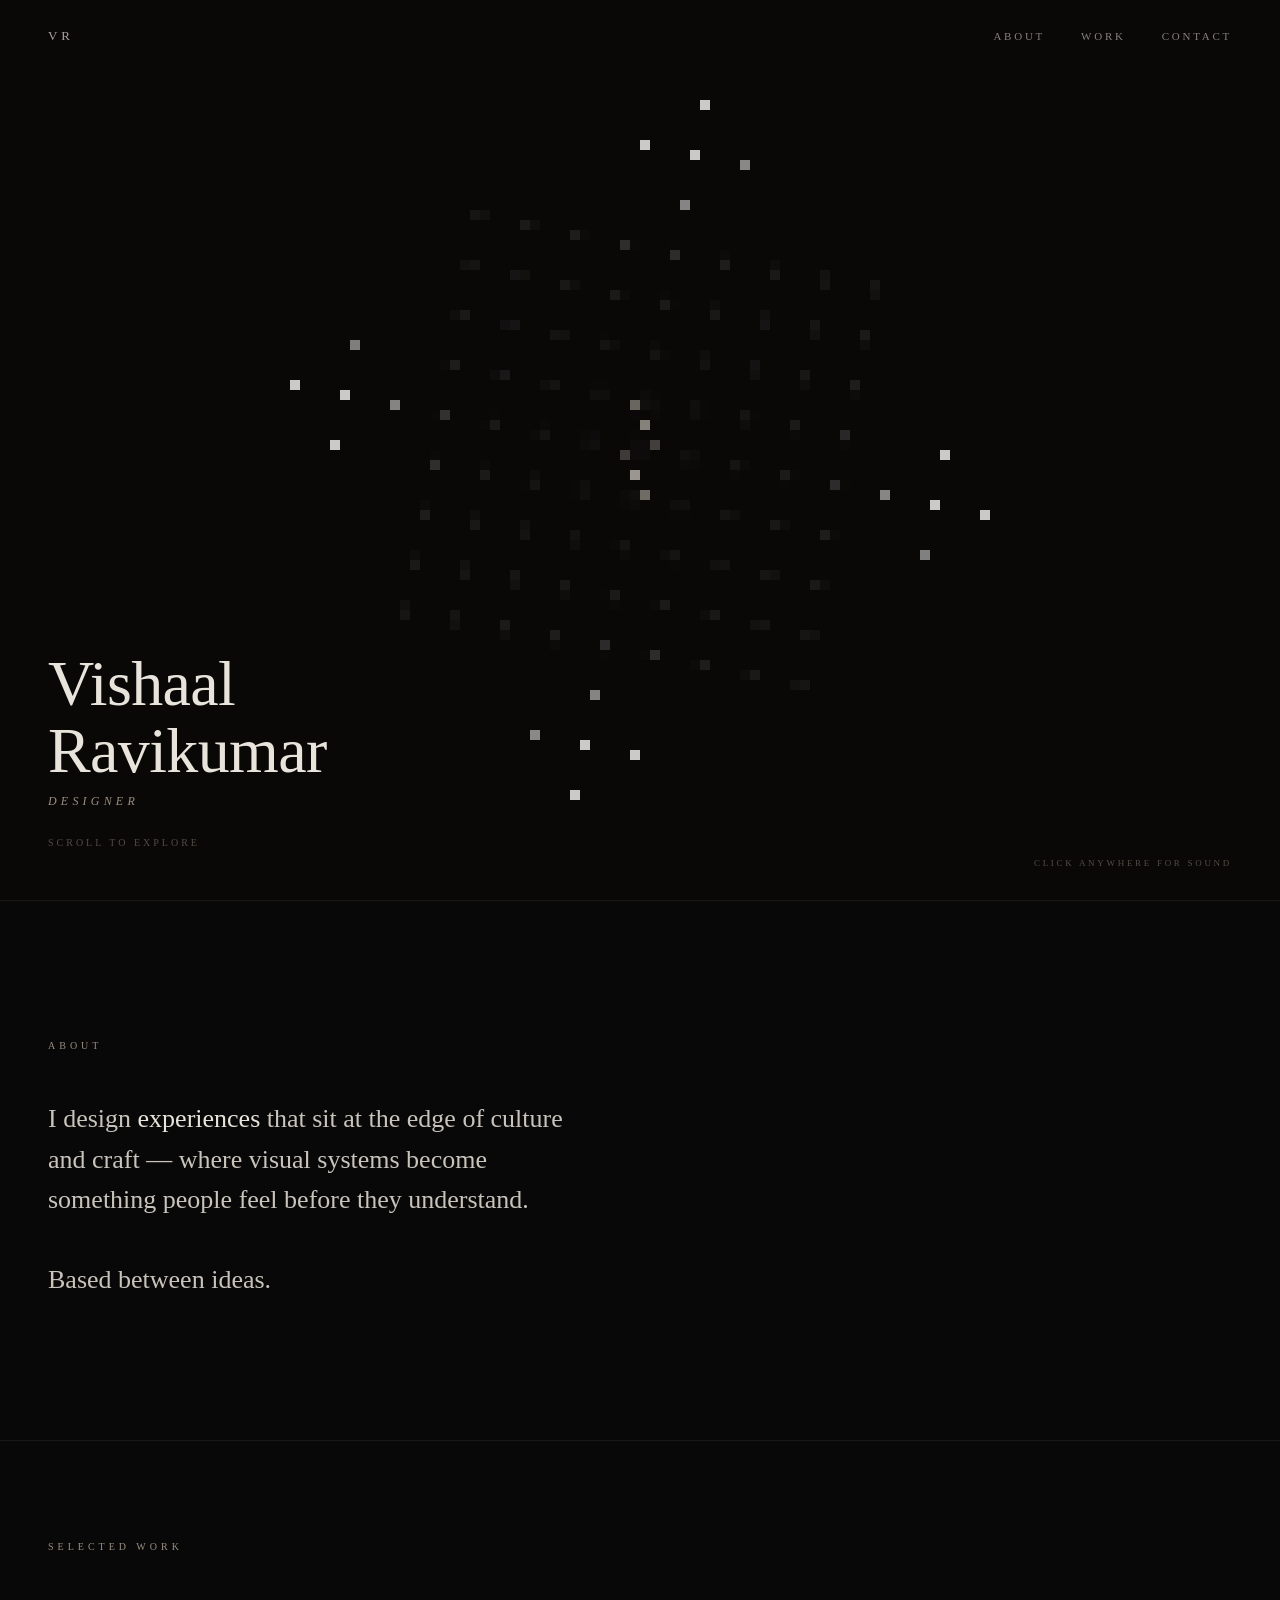
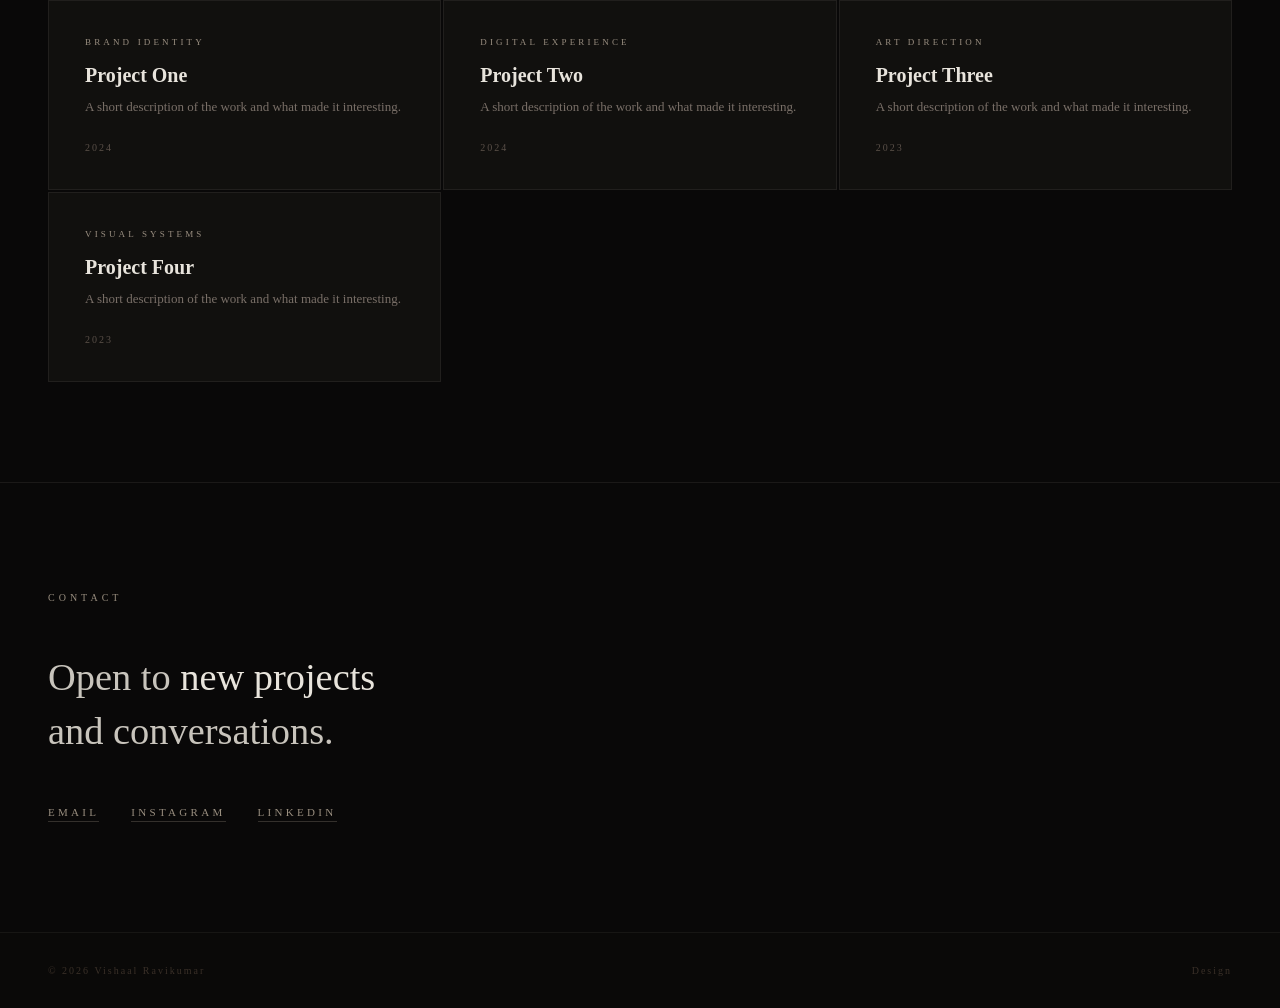
<file: kolam.html>
<!DOCTYPE html>
<html lang="en">
<head>
  <meta charset="UTF-8" />
  <meta name="viewport" content="width=device-width, initial-scale=1.0" />
  <title>Vishaal Ravikumar</title>
  <style>
    *{margin:0;padding:0;box-sizing:border-box;}
    html{scroll-behavior:smooth;}
    body{background:#0a0908;color:#e8e4dc;font-family:'Georgia',serif;overflow-x:hidden;}

    /* ── Kolam canvas: fixed full-screen background ── */
    #k{position:fixed;top:0;left:0;width:100%;height:100%;z-index:0;}

    /* ── Nav ── */
    nav{
      position:fixed;top:0;left:0;right:0;z-index:10;
      display:flex;justify-content:space-between;align-items:center;
      padding:28px 48px;
    }
    .nav-logo{
      font-size:13px;letter-spacing:.3em;text-transform:uppercase;
      color:#e8e4dc;opacity:0.7;text-decoration:none;
    }
    .nav-links{display:flex;gap:36px;}
    .nav-links a{
      font-size:11px;letter-spacing:.25em;text-transform:uppercase;
      color:#e8e4dc;opacity:0.55;text-decoration:none;
      transition:opacity .3s;
    }
    .nav-links a:hover{opacity:1;}

    /* ── Hero ── */
    #hero{
      position:relative;z-index:1;
      height:100vh;
      display:flex;flex-direction:column;
      justify-content:flex-end;
      padding:0 48px 52px;
      pointer-events:none;
    }
    .hero-name{
      font-size:clamp(36px,5vw,64px);
      font-weight:400;letter-spacing:-.01em;
      color:#e8e4dc;line-height:1.05;
      mix-blend-mode:normal;
    }
    .hero-role{
      margin-top:10px;
      font-size:12px;letter-spacing:.35em;text-transform:uppercase;
      color:#9a8f80;font-family:'Georgia',serif;font-style:italic;
    }
    .hero-scroll{
      margin-top:28px;
      font-size:10px;letter-spacing:.3em;text-transform:uppercase;
      color:#9a8f80;opacity:0.5;font-family:Georgia,serif;
      pointer-events:all;cursor:pointer;
      transition:opacity .3s;
    }
    .hero-scroll:hover{opacity:1;}

    /* ── Content sections ── */
    section{
      position:relative;z-index:1;
      padding:100px 48px;
    }
    section+section{border-top:1px solid rgba(232,228,220,0.08);}

    .section-label{
      font-size:10px;letter-spacing:.4em;text-transform:uppercase;
      color:#9a8f80;margin-bottom:48px;font-family:Georgia,serif;
    }

    /* ── About ── */
    #about .about-text{
      max-width:520px;
      font-size:clamp(18px,2.2vw,26px);
      line-height:1.55;color:#c8c4bc;font-weight:400;
    }
    #about .about-text em{color:#e8e4dc;font-style:normal;}

    /* ── Work ── */
    .work-grid{
      display:grid;
      grid-template-columns:repeat(auto-fill,minmax(320px,1fr));
      gap:2px;
    }
    .work-item{
      background:rgba(232,228,220,0.03);
      border:1px solid rgba(232,228,220,0.07);
      padding:36px;
      cursor:pointer;transition:background .3s;
    }
    .work-item:hover{background:rgba(232,228,220,0.07);}
    .work-tag{
      font-size:9px;letter-spacing:.35em;text-transform:uppercase;
      color:#9a8f80;margin-bottom:16px;font-family:Georgia,serif;
    }
    .work-title{
      font-size:20px;color:#e8e4dc;margin-bottom:10px;line-height:1.2;
    }
    .work-desc{font-size:13px;color:#7a7068;line-height:1.6;}
    .work-year{
      margin-top:24px;font-size:10px;letter-spacing:.2em;
      color:#5a5048;font-family:Georgia,serif;
    }

    /* ── Contact ── */
    #contact .contact-line{
      font-size:clamp(24px,3vw,40px);
      color:#c8c4bc;line-height:1.4;margin-bottom:48px;max-width:480px;
    }
    #contact .contact-line em{color:#e8e4dc;font-style:normal;}
    .contact-links{display:flex;gap:32px;flex-wrap:wrap;}
    .contact-links a{
      font-size:11px;letter-spacing:.3em;text-transform:uppercase;
      color:#9a8f80;text-decoration:none;
      border-bottom:1px solid rgba(154,143,128,0.3);
      padding-bottom:3px;transition:color .3s,border-color .3s;
    }
    .contact-links a:hover{color:#e8e4dc;border-color:rgba(232,228,220,0.5);}

    /* ── Footer ── */
    footer{
      position:relative;z-index:1;
      padding:32px 48px;
      border-top:1px solid rgba(232,228,220,0.06);
      display:flex;justify-content:space-between;align-items:center;
    }
    footer span{font-size:10px;letter-spacing:.2em;color:#3a3028;font-family:Georgia,serif;}

    /* ── Click-to-start hint ── */
    #start-hint{
      position:fixed;bottom:32px;right:48px;z-index:20;
      font-size:9px;letter-spacing:.3em;text-transform:uppercase;
      color:#9a8f80;opacity:0.5;font-family:Georgia,serif;
      transition:opacity 1s;pointer-events:none;
    }
    #cap{display:none;}
  </style>
</head>
<body>

<canvas id="k"></canvas>
<div id="cap"></div>

<nav>
  <a class="nav-logo" href="#hero">VR</a>
  <div class="nav-links">
    <a href="#about">About</a>
    <a href="#work">Work</a>
    <a href="#contact">Contact</a>
  </div>
</nav>

<section id="hero">
  <h1 class="hero-name">Vishaal<br>Ravikumar</h1>
  <p class="hero-role">Designer</p>
  <p class="hero-scroll" onclick="document.getElementById('about').scrollIntoView({behavior:'smooth'})">
    Scroll to explore
  </p>
</section>

<section id="about" style="background:rgba(10,9,8,0.88);min-height:60vh;display:flex;flex-direction:column;justify-content:center;">
  <p class="section-label">About</p>
  <p class="about-text">
    I design <em>experiences</em> that sit at the edge of culture and craft —
    where visual systems become something people feel before they understand.
    <br><br>
    Based between ideas.
  </p>
</section>

<section id="work" style="background:rgba(10,9,8,0.88);">
  <p class="section-label">Selected Work</p>
  <div class="work-grid">
    <div class="work-item">
      <p class="work-tag">Brand Identity</p>
      <h3 class="work-title">Project One</h3>
      <p class="work-desc">A short description of the work and what made it interesting.</p>
      <p class="work-year">2024</p>
    </div>
    <div class="work-item">
      <p class="work-tag">Digital Experience</p>
      <h3 class="work-title">Project Two</h3>
      <p class="work-desc">A short description of the work and what made it interesting.</p>
      <p class="work-year">2024</p>
    </div>
    <div class="work-item">
      <p class="work-tag">Art Direction</p>
      <h3 class="work-title">Project Three</h3>
      <p class="work-desc">A short description of the work and what made it interesting.</p>
      <p class="work-year">2023</p>
    </div>
    <div class="work-item">
      <p class="work-tag">Visual Systems</p>
      <h3 class="work-title">Project Four</h3>
      <p class="work-desc">A short description of the work and what made it interesting.</p>
      <p class="work-year">2023</p>
    </div>
  </div>
</section>

<section id="contact" style="background:rgba(10,9,8,0.88);min-height:50vh;display:flex;flex-direction:column;justify-content:center;">
  <p class="section-label">Contact</p>
  <p class="contact-line">
    Open to <em>new projects</em><br>and conversations.
  </p>
  <div class="contact-links">
    <a href="mailto:vishaalravikumar@gmail.com">Email</a>
    <a href="#" target="_blank">Instagram</a>
    <a href="#" target="_blank">LinkedIn</a>
  </div>
</section>

<footer>
  <span>© 2026 Vishaal Ravikumar</span>
  <span>Design</span>
</footer>

<div id="start-hint">Click anywhere for sound</div>

<script>
// ── Dot grid: 9×9 main body + 5-dot cross at each cardinal side ──
const N=9, cc=4, cr=4;
const DS=new Set();
const hasDot=(r,c)=>DS.has(r+','+c);
const addDot=(r,c)=>DS.add(r+','+c);

for(let r=0;r<N;r++) for(let c=0;c<N;c++) addDot(r,c);
addDot(-1,cc); addDot(-2,cc-1); addDot(-2,cc); addDot(-2,cc+1); addDot(-3,cc);
addDot(N,cc); addDot(N+1,cc-1); addDot(N+1,cc); addDot(N+1,cc+1); addDot(N+2,cc);
addDot(cr,-1); addDot(cr-1,-2); addDot(cr,-2); addDot(cr+1,-2); addDot(cr,-3);
addDot(cr,N); addDot(cr-1,N+1); addDot(cr,N+1); addDot(cr+1,N+1); addDot(cr,N+2);

const dots=[...[...DS].map(k=>{const[r,c]=k.split(',').map(Number);return[c,r];})];

const hPairs=[];
for(let r=-4;r<=N+3;r++) for(let c=-4;c<=N+3;c++)
  if(hasDot(r,c)&&hasDot(r,c+1)) hPairs.push([[c,r],[c+1,r]]);
const vPairs=[];
for(let r=-4;r<=N+3;r++) for(let c=-4;c<=N+3;c++)
  if(hasDot(r,c)&&hasDot(r+1,c)) vPairs.push([[c,r],[c,r+1]]);

// ── Canvas: full viewport ──
const canvas=document.getElementById('k');
const ctx=canvas.getContext('2d');
let W, H, SCALE, tx, ty;

const allX=dots.map(d=>d[0]), allY=dots.map(d=>d[1]);
const minX=Math.min(...allX),maxX=Math.max(...allX);
const minY=Math.min(...allY),maxY=Math.max(...allY);
const cX=(minX+maxX)/2, cY=(minY+maxY)/2;

function resize(){
  W=canvas.width=window.innerWidth;
  H=canvas.height=window.innerHeight;
  SCALE=Math.min(W,H)*0.78/Math.max(maxX-minX,maxY-minY);
  tx=x=>W/2+(x-cX)*SCALE;
  ty=y=>H/2+(y-cY)*SCALE;
  [off,off2,fbk,px].forEach(c=>{c.width=W;c.height=H;});
  px.width=Math.ceil(W/BLOCK); px.height=Math.ceil(H/BLOCK);
}

// ── Offscreen canvases ──
const off=document.createElement('canvas');
const octx=off.getContext('2d');
const off2=document.createElement('canvas');
const octx2=off2.getContext('2d');
const fbk=document.createElement('canvas');
const fctx=fbk.getContext('2d');

// ── Pixelation ──
const BLOCK=10;
const px=document.createElement('canvas');
const pctx=px.getContext('2d');
function applyPixelation(){
  pctx.drawImage(canvas,0,0,px.width,px.height);
  ctx.imageSmoothingEnabled=false;
  ctx.drawImage(px,0,0,W,H);
  ctx.imageSmoothingEnabled=true;
}

resize();
window.addEventListener('resize',resize);

// ── Figure-8 ──
function fig8(A,B,lr,n=64){
  const[ax,ay]=A,[bx,by]=B;
  const cx=(ax+bx)/2,cy=(ay+by)/2;
  const dx=bx-ax,dy=by-ay,L=Math.hypot(dx,dy);
  const ux=dx/L,uy=dy/L,nx=-uy,ny=ux;
  const pts=[];
  for(let i=0;i<=n;i++){
    const t=i/n*2*Math.PI;
    const lx=L/2*Math.sin(t),ly=lr*Math.sin(2*t);
    pts.push([cx+lx*ux+ly*nx,cy+lx*uy+ly*ny]);
  }
  return pts;
}

function sortFromCenter(pairList){
  return [...pairList].sort(([A,B],[C,D])=>{
    const mx=(A[0]+B[0])/2-cX, my=(A[1]+B[1])/2-cY;
    const nx=(C[0]+D[0])/2-cX, ny=(C[1]+D[1])/2-cY;
    return (mx*mx+my*my)-(nx*nx+ny*ny);
  });
}

const PATTERNS=[
  {
    name:'Sikku Kolam',
    build:()=>sortFromCenter([...hPairs,...vPairs]).map(([A,B])=>fig8(A,B,0.26)),
    lw:1.3, color:'rgba(240,236,224,0.85)',
  },
  {
    name:'Kambi Kolam',
    build:()=>{
      const sel=[];
      for(const p of hPairs) if(p[0][1]%2===0) sel.push(p);
      for(const p of vPairs) if(p[0][0]%2===0) sel.push(p);
      return sortFromCenter(sel).map(([A,B])=>fig8(A,B,0.42));
    },
    lw:1.6, color:'rgba(240,236,224,0.9)',
  },
  {
    name:'Padi Kolam',
    build:()=>sortFromCenter([...hPairs,...vPairs]).map(([A,B])=>fig8(A,B,0.44)),
    lw:1.1, color:'rgba(240,236,224,0.82)',
  },
];

// ── Feedback ──
function updateFeedback(strength=1){
  fctx.clearRect(0,0,W,H);
  fctx.save();
  fctx.translate(W/2,H/2);
  fctx.rotate(0.002*strength);
  const s=1-0.022*strength;
  fctx.scale(s,s);
  fctx.globalAlpha=0.88+0.08*strength;
  fctx.drawImage(canvas,-W/2,-H/2);
  fctx.restore();
}

function drawDots(c2){
  c2.save(); c2.fillStyle='#fff'; c2.shadowColor='#fff'; c2.shadowBlur=6;
  for(const[dx,dy]of dots){c2.beginPath();c2.arc(tx(dx),ty(dy),2.0,0,Math.PI*2);c2.fill();}
  c2.shadowBlur=0; c2.restore();
}

function strokeFull(c2,pts,lw,color){
  c2.beginPath();
  c2.moveTo(tx(pts[0][0]),ty(pts[0][1]));
  for(let i=1;i<pts.length;i++) c2.lineTo(tx(pts[i][0]),ty(pts[i][1]));
  c2.closePath(); c2.lineJoin='round'; c2.lineCap='round';
  c2.lineWidth=lw; c2.strokeStyle=color; c2.stroke();
}

function strokePartial(c2,pts,frac,lw,color){
  const end=Math.max(2,Math.round(frac*pts.length));
  c2.beginPath();
  c2.moveTo(tx(pts[0][0]),ty(pts[0][1]));
  for(let i=1;i<end;i++) c2.lineTo(tx(pts[i][0]),ty(pts[i][1]));
  c2.lineJoin='round'; c2.lineCap='round';
  c2.lineWidth=lw; c2.strokeStyle=color; c2.stroke();
}

const DRAW_FRAMES=260, HOLD=110, FADE=130;
const ease=(t)=>t<0.5?4*t*t*t:1-Math.pow(-2*t+2,3)/2;
let angle=0;
const ROT_SPEED=0.004;

let curPat=0, nxtPat=1;
let curCurves=[], nxtCurves=[];
let drawTick=0, drawnUpTo=0;
let nxtDrawTick=0, nxtDrawnUpTo=0;
let state='drawing', holdTick=0, fadeTick=0;
const cap=document.getElementById('cap');

function buildCurves(i){ return PATTERNS[i].build(); }

function advanceDraw(curves,tick,drawnUpTo,targetCtx,patI){
  const P=PATTERNS[patI];
  const progress=ease(Math.min(tick/DRAW_FRAMES,1));
  const pos=progress*curves.length;
  const complete=Math.floor(pos);
  const frac=pos-complete;
  while(drawnUpTo<complete){strokeFull(targetCtx,curves[drawnUpTo],P.lw,P.color);drawnUpTo++;}
  return {drawnUpTo,done:tick>=DRAW_FRAMES,partialIdx:complete,partialFrac:frac};
}

function render(fadeOld,nxtPartialIdx,nxtPartialFrac,curPartialIdx,curPartialFrac){
  ctx.fillStyle='#0a0908'; ctx.fillRect(0,0,W,H);
  ctx.drawImage(fbk,0,0);
  ctx.save();
  ctx.translate(W/2,H/2); ctx.rotate(angle); ctx.translate(-W/2,-H/2);
  if(fadeOld<1){ctx.globalAlpha=1-fadeOld;ctx.drawImage(off,0,0);ctx.globalAlpha=1;}
  ctx.drawImage(off2,0,0);
  if(nxtPartialIdx!=null&&nxtPartialFrac>0&&nxtPartialIdx<nxtCurves.length){
    const P=PATTERNS[nxtPat];
    strokePartial(ctx,nxtCurves[nxtPartialIdx],nxtPartialFrac,P.lw,P.color);
  }
  if(curPartialIdx!=null&&curPartialFrac>0&&curPartialIdx<curCurves.length){
    const P=PATTERNS[curPat];
    strokePartial(ctx,curCurves[curPartialIdx],curPartialFrac,P.lw,P.color);
  }
  ctx.restore();
}

function rotatedDots(){
  ctx.save(); ctx.translate(W/2,H/2); ctx.rotate(angle); ctx.translate(-W/2,-H/2);
  drawDots(ctx); ctx.restore();
}

function animate(){
  if(state==='drawing'){
    const r=advanceDraw(curCurves,drawTick,drawnUpTo,octx,curPat);
    drawnUpTo=r.drawnUpTo; drawTick++;
    render(0,null,0,r.partialIdx,r.partialFrac);
    rotatedDots();
    if(r.done){state='holding';holdTick=0;}
  } else if(state==='holding'){
    render(0,null,0,null,0); rotatedDots();
    if(++holdTick>=HOLD){
      nxtPat=(curPat+1)%PATTERNS.length;
      nxtCurves=buildCurves(nxtPat);
      nxtDrawTick=0; nxtDrawnUpTo=0;
      octx2.clearRect(0,0,W,H);
      cap.style.opacity='0';
      setTimeout(()=>{cap.textContent=PATTERNS[nxtPat].name;cap.style.opacity='1';},400);
      state='crossfade'; fadeTick=0;
    }
  } else if(state==='crossfade'){
    const fadeOld=ease(fadeTick/FADE);
    const r=advanceDraw(nxtCurves,nxtDrawTick,nxtDrawnUpTo,octx2,nxtPat);
    nxtDrawnUpTo=r.drawnUpTo; nxtDrawTick++;
    render(fadeOld,r.partialIdx,r.partialFrac,null,0);
    updateFeedback(1-ease(fadeTick/FADE));
    rotatedDots();
    fadeTick++;
    if(fadeTick>FADE){
      curPat=nxtPat; curCurves=nxtCurves;
      drawnUpTo=nxtDrawnUpTo; drawTick=nxtDrawTick;
      octx.clearRect(0,0,W,H); octx.drawImage(off2,0,0);
      octx2.clearRect(0,0,W,H); fctx.clearRect(0,0,W,H);
      state=r.done?'holding':'drawing'; holdTick=0;
    }
  }

  angle+=ROT_SPEED;
  updateSynth();

  const pulse=0.5+0.5*Math.sin(Date.now()/2000*Math.PI);
  ctx.fillStyle=`rgba(10,9,8,${0.22*pulse})`;
  ctx.fillRect(0,0,W,H);

  applyPixelation();
  requestAnimationFrame(animate);
}

// ── Audio ──
const BPM=96;
let audioCtx=null, nextBeat=0, beatNum=0, master, synth=null;

function noise(ac,dur){
  const buf=ac.createBuffer(1,ac.sampleRate*dur,ac.sampleRate);
  const d=buf.getChannelData(0);
  for(let i=0;i<d.length;i++) d[i]=Math.random()*2-1;
  return buf;
}

function kick(t){
  const sub=audioCtx.createOscillator(), sg=audioCtx.createGain();
  sub.connect(sg); sg.connect(master);
  sub.frequency.setValueAtTime(120,t);
  sub.frequency.exponentialRampToValueAtTime(22,t+0.12);
  sg.gain.setValueAtTime(2.2,t);
  sg.gain.exponentialRampToValueAtTime(0.001,t+0.5);
  sub.start(t); sub.stop(t+0.55);
  const click=audioCtx.createOscillator(), cg=audioCtx.createGain();
  click.type='square'; click.frequency.value=900;
  click.connect(cg); cg.connect(master);
  cg.gain.setValueAtTime(0.9,t);
  cg.gain.exponentialRampToValueAtTime(0.001,t+0.018);
  click.start(t); click.stop(t+0.02);
}

function scheduleBeat(beat,t){
  const b=beat%4;
  if(b===0||b===2) kick(t);
}

function buildSynth(){
  const drone1=audioCtx.createOscillator(),drone2=audioCtx.createOscillator(),fifth=audioCtx.createOscillator();
  drone1.type=drone2.type=fifth.type='sawtooth';
  drone1.frequency.value=55; drone2.frequency.value=55.8; fifth.frequency.value=82.4;
  const droneGain=audioCtx.createGain(); droneGain.gain.value=0.22;
  drone1.connect(droneGain); drone2.connect(droneGain); fifth.connect(droneGain);

  const pad1=audioCtx.createOscillator(),pad2=audioCtx.createOscillator();
  pad1.type=pad2.type='triangle';
  pad1.frequency.value=110; pad2.frequency.value=165;
  const padGain=audioCtx.createGain(); padGain.gain.value=0;
  pad1.connect(padGain); pad2.connect(padGain);

  const filter=audioCtx.createBiquadFilter();
  filter.type='lowpass'; filter.frequency.value=180; filter.Q.value=5;
  droneGain.connect(filter); padGain.connect(filter);

  const lfo=audioCtx.createOscillator(),lfoGain=audioCtx.createGain();
  lfo.frequency.value=0.25; lfoGain.gain.value=120;
  lfo.connect(lfoGain); lfoGain.connect(filter.frequency);

  const delay=audioCtx.createDelay(2); delay.delayTime.value=0.38;
  const fb2=audioCtx.createGain(); fb2.gain.value=0.32;
  const wet=audioCtx.createGain(); wet.gain.value=0.28;
  delay.connect(fb2); fb2.connect(delay); delay.connect(wet);
  filter.connect(master); filter.connect(delay); wet.connect(master);

  drone1.start(); drone2.start(); fifth.start();
  pad1.start(); pad2.start(); lfo.start();
  return {filter,padGain,lfo};
}

function updateSynth(){
  if(!synth||!audioCtx) return;
  const {filter,padGain,lfo}=synth;
  const now=audioCtx.currentTime, tau=0.12;
  lfo.frequency.setTargetAtTime(0.15+angle*0.08,now,1);
  if(state==='drawing'){
    const prog=ease(Math.min(drawTick/DRAW_FRAMES,1));
    filter.frequency.setTargetAtTime(200+prog*4800,now,tau);
    filter.Q.setTargetAtTime(5-prog*2,now,tau);
    padGain.gain.setTargetAtTime(prog*0.18,now,tau);
  } else if(state==='holding'){
    const p=0.5+0.5*Math.sin(Date.now()/2000*Math.PI);
    filter.frequency.setTargetAtTime(4200+p*1800,now,0.3);
    padGain.gain.setTargetAtTime(0.18,now,tau);
  } else if(state==='crossfade'){
    const f=ease(fadeTick/FADE);
    filter.frequency.setTargetAtTime(5000*(1-f)+180,now,tau);
    filter.Q.setTargetAtTime(3+f*6,now,tau);
    padGain.gain.setTargetAtTime(0.18*(1-f),now,tau);
  }
}

function scheduleTick(){
  const lookahead=0.1, interval=60/BPM;
  while(nextBeat<audioCtx.currentTime+lookahead){
    scheduleBeat(beatNum,nextBeat);
    nextBeat+=interval; beatNum++;
  }
  setTimeout(scheduleTick,25);
}

function startBeat(){
  if(audioCtx) return;
  audioCtx=new(window.AudioContext||window.webkitAudioContext)();
  master=audioCtx.createGain();
  const lp=audioCtx.createBiquadFilter(); lp.type='lowpass'; lp.frequency.value=9000;
  master.connect(lp); lp.connect(audioCtx.destination); master.gain.value=0.75;
  synth=buildSynth();
  nextBeat=audioCtx.currentTime+0.05; beatNum=0;
  scheduleTick();
  document.getElementById('start-hint').style.opacity='0';
}

document.addEventListener('click',startBeat,{once:true});
document.addEventListener('keydown',startBeat,{once:true});

curCurves=buildCurves(curPat);
cap.textContent=PATTERNS[curPat].name;
animate();
</script>
</body>
</html>
</file>
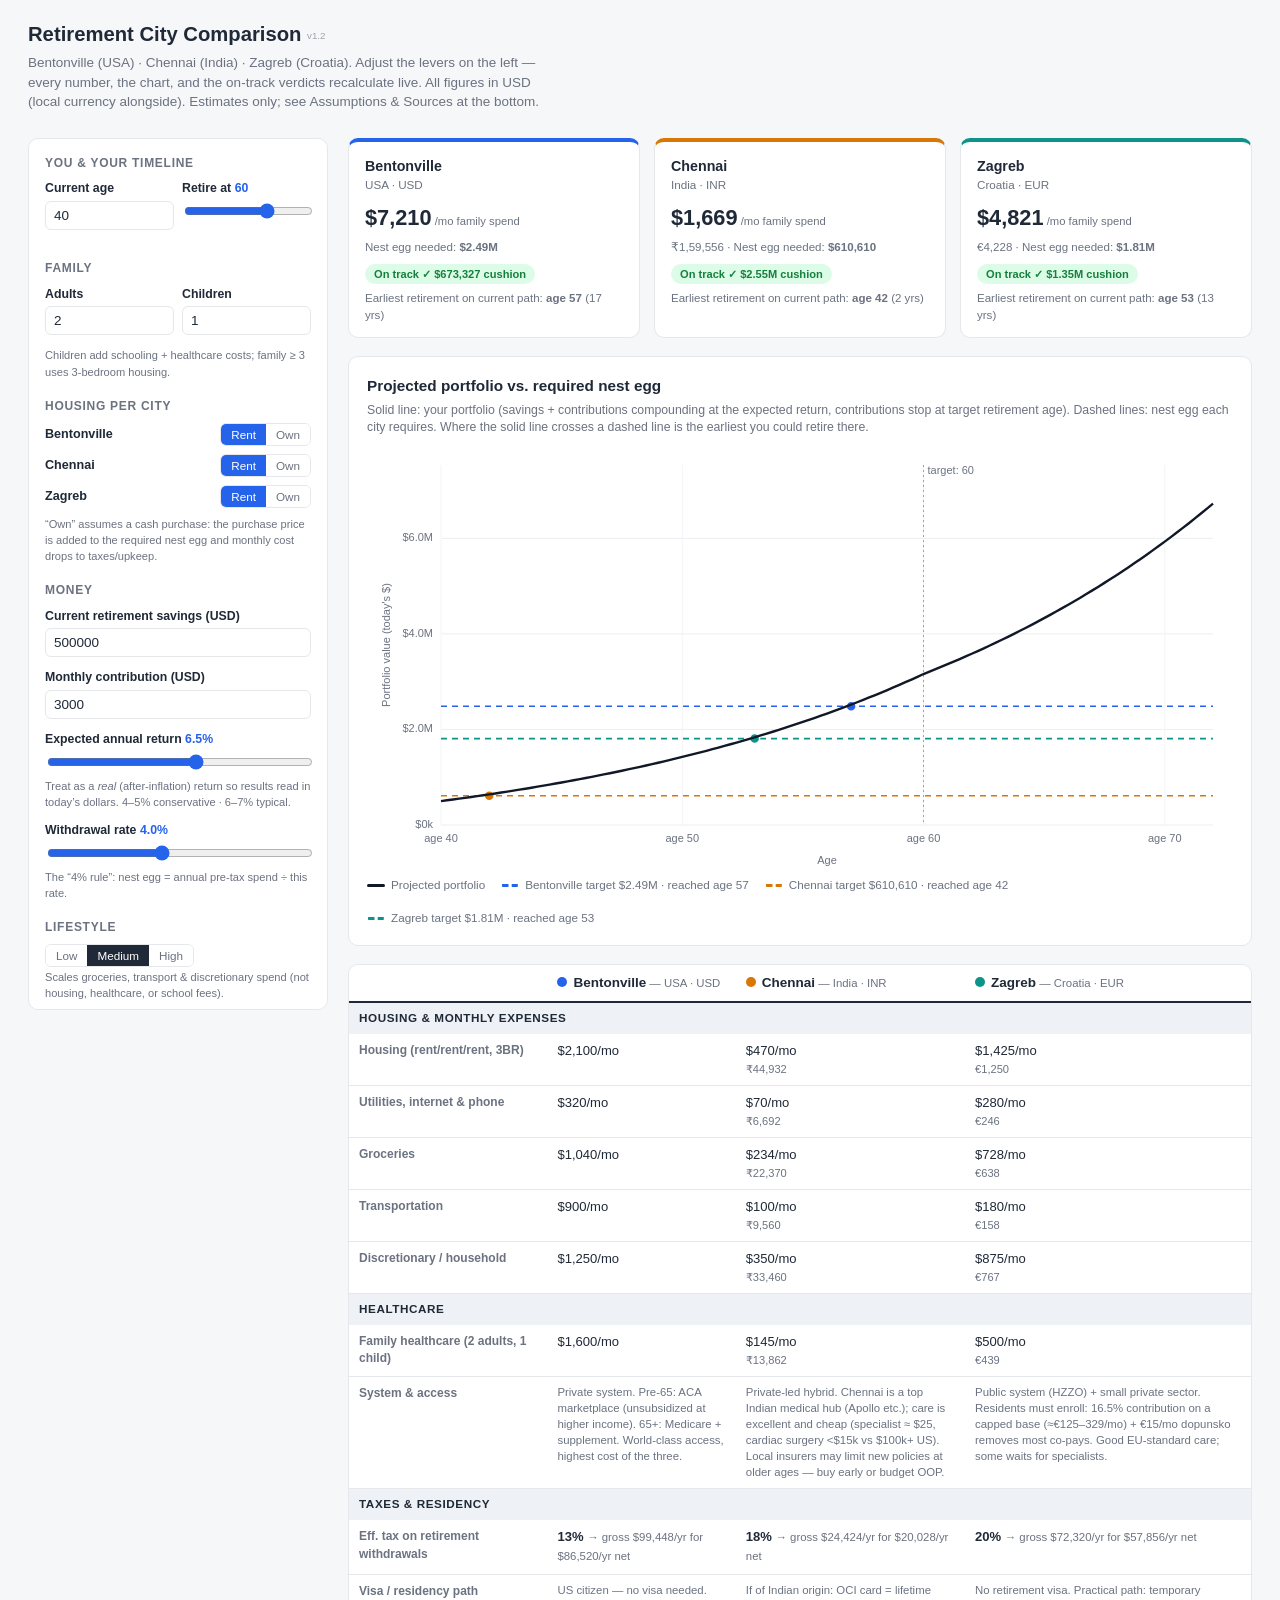
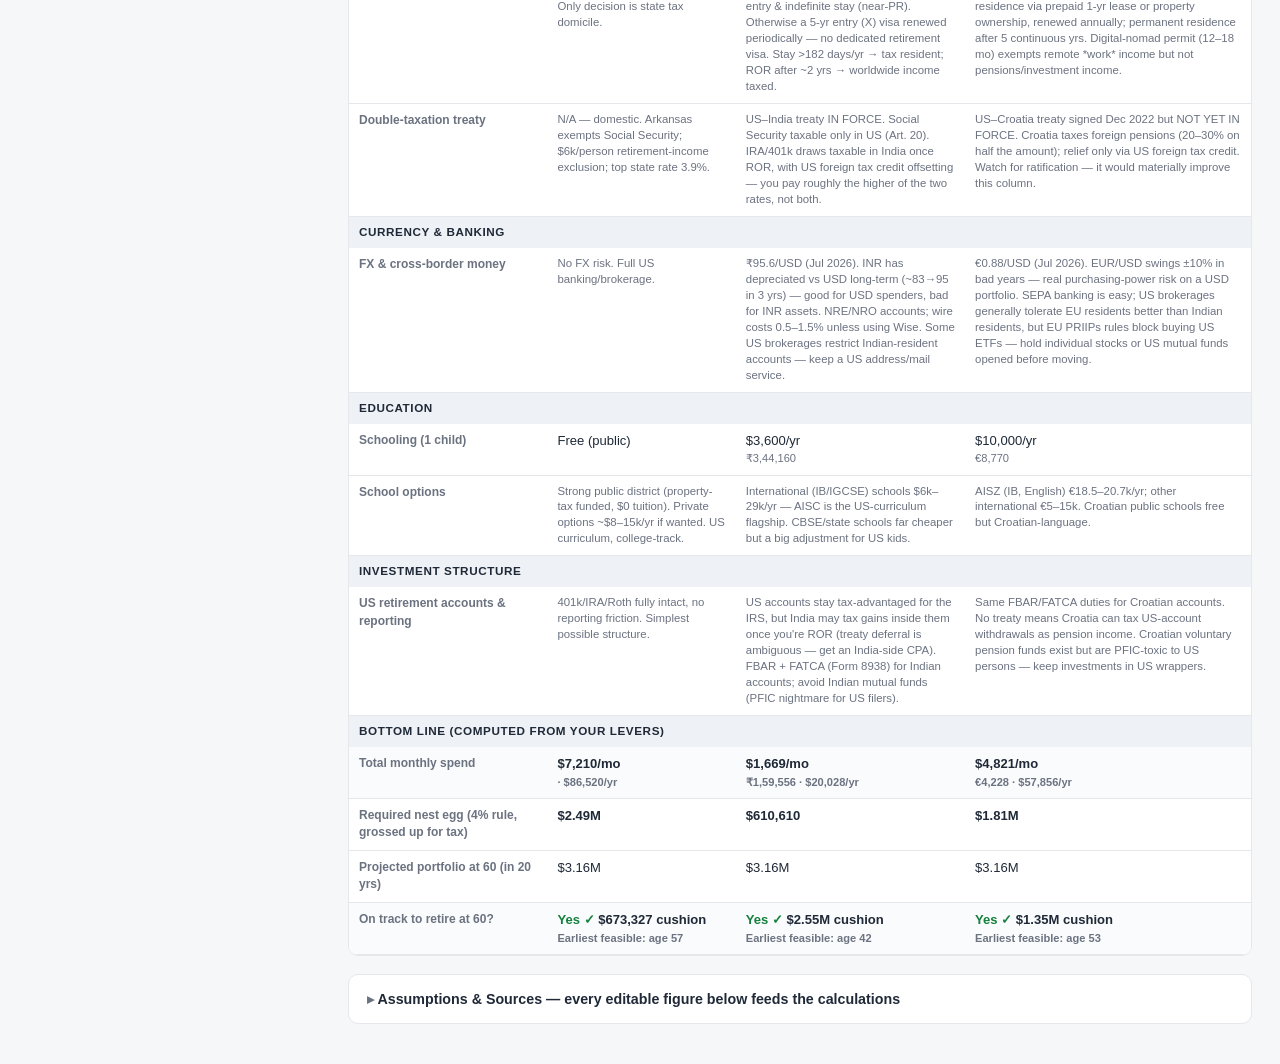
<file: retirement-dashboard.html>
<!DOCTYPE html>
<html lang="en">
<head>
<meta charset="UTF-8">
<meta name="viewport" content="width=device-width, initial-scale=1.0">
<title>Retirement City Comparison — Bentonville · Chennai · Zagreb</title>
<style>
  :root {
    --bg: #f6f7f9;
    --panel: #ffffff;
    --ink: #1f2937;
    --ink-soft: #6b7280;
    --line: #e5e7eb;
    --accent: #2563eb;
    --c-bent: #2563eb;   /* blue */
    --c-chen: #d97706;   /* amber */
    --c-zag:  #0d9488;   /* teal */
    --good: #15803d;
    --good-bg: #dcfce7;
    --bad: #b91c1c;
    --bad-bg: #fee2e2;
    --radius: 10px;
    font-size: 15px;
  }
  * { box-sizing: border-box; }
  body {
    margin: 0; background: var(--bg); color: var(--ink);
    font-family: -apple-system, BlinkMacSystemFont, "Segoe UI", Roboto, Helvetica, Arial, sans-serif;
    line-height: 1.45;
  }
  header.app {
    padding: 20px 28px 12px;
  }
  header.app h1 { margin: 0 0 4px; font-size: 1.35rem; font-weight: 650; }
  header.app p { margin: 0; color: var(--ink-soft); font-size: .9rem; max-width: 70ch; }

  .layout { display: flex; gap: 20px; padding: 14px 28px 40px; align-items: flex-start; }
  @media (max-width: 980px) { .layout { flex-direction: column; } .controls { position: static !important; width: 100% !important; } }

  /* ---- Controls sidebar ---- */
  .controls {
    width: 300px; flex: 0 0 300px; position: sticky; top: 14px;
    background: var(--panel); border: 1px solid var(--line); border-radius: var(--radius);
    padding: 16px; max-height: calc(100vh - 28px); overflow-y: auto;
  }
  .controls h2 { font-size: .8rem; text-transform: uppercase; letter-spacing: .06em; color: var(--ink-soft); margin: 18px 0 8px; }
  .controls h2:first-child { margin-top: 0; }
  .field { margin-bottom: 12px; }
  .field label { display: block; font-size: .82rem; font-weight: 550; margin-bottom: 3px; }
  .field .hint { font-size: .74rem; color: var(--ink-soft); margin-top: 2px; }
  .field input[type=number], .field select {
    width: 100%; padding: 6px 8px; border: 1px solid var(--line); border-radius: 6px;
    font-size: .9rem; font-family: inherit; background: #fff; color: var(--ink);
  }
  .field input[type=range] { width: 100%; accent-color: var(--accent); }
  .range-val { font-variant-numeric: tabular-nums; font-weight: 650; color: var(--accent); }
  .duo { display: flex; gap: 8px; }
  .duo .field { flex: 1; }
  .toggle-row { display: flex; align-items: center; justify-content: space-between; margin-bottom: 8px; }
  .toggle-row span.city { font-size: .84rem; font-weight: 550; }
  .seg { display: inline-flex; border: 1px solid var(--line); border-radius: 6px; overflow: hidden; }
  .seg button {
    border: 0; background: #fff; padding: 4px 10px; font-size: .78rem; cursor: pointer; color: var(--ink-soft);
    font-family: inherit;
  }
  .seg button.on { background: var(--accent); color: #fff; }
  .seg3 button.on { background: var(--ink); }

  /* ---- Main ---- */
  .main { flex: 1; min-width: 0; }
  .card { background: var(--panel); border: 1px solid var(--line); border-radius: var(--radius); padding: 18px; margin-bottom: 18px; }
  .card h2 { margin: 0 0 10px; font-size: 1.02rem; font-weight: 650; }
  .card .sub { color: var(--ink-soft); font-size: .82rem; margin: -6px 0 12px; }

  /* summary strip */
  .summary { display: grid; grid-template-columns: repeat(3, 1fr); gap: 14px; margin-bottom: 18px; }
  .sum-city { background: var(--panel); border: 1px solid var(--line); border-top: 4px solid var(--ink); border-radius: var(--radius); padding: 14px 16px; }
  .sum-city.bent { border-top-color: var(--c-bent); }
  .sum-city.chen { border-top-color: var(--c-chen); }
  .sum-city.zag  { border-top-color: var(--c-zag); }
  .sum-city h3 { margin: 0; font-size: .95rem; }
  .sum-city .flag { font-size: .78rem; color: var(--ink-soft); margin-bottom: 8px; }
  .sum-city .big { font-size: 1.45rem; font-weight: 700; font-variant-numeric: tabular-nums; margin: 2px 0 0; }
  .sum-city .big small { font-size: .75rem; font-weight: 450; color: var(--ink-soft); }
  .badge { display: inline-block; padding: 2px 9px; border-radius: 99px; font-size: .74rem; font-weight: 650; margin-top: 8px; }
  .badge.ok { background: var(--good-bg); color: var(--good); }
  .badge.short { background: var(--bad-bg); color: var(--bad); }
  .sum-city .mini { font-size: .77rem; color: var(--ink-soft); margin-top: 6px; }
  @media (max-width: 780px) { .summary { grid-template-columns: 1fr; } }

  /* comparison table */
  table.cmp { width: 100%; border-collapse: collapse; font-size: .87rem; }
  table.cmp th, table.cmp td { padding: 8px 10px; text-align: left; vertical-align: top; border-bottom: 1px solid var(--line); }
  table.cmp thead th { position: sticky; top: 0; background: var(--panel); z-index: 2; border-bottom: 2px solid var(--ink); font-size: .9rem; }
  table.cmp thead th .dot { display: inline-block; width: 10px; height: 10px; border-radius: 99px; margin-right: 6px; }
  table.cmp td.rowlabel { width: 22%; color: var(--ink-soft); font-weight: 550; font-size: .8rem; }
  table.cmp td.num { font-variant-numeric: tabular-nums; }
  table.cmp td .loc { display: block; color: var(--ink-soft); font-size: .74rem; }
  table.cmp td .note { display: block; color: var(--ink-soft); font-size: .76rem; margin-top: 3px; line-height: 1.4; }
  table.cmp tr.section td {
    background: #eef1f5; font-weight: 700; font-size: .78rem; text-transform: uppercase; letter-spacing: .05em;
    color: var(--ink); border-bottom: none; padding: 7px 10px;
  }
  table.cmp tr.total td { font-weight: 700; background: #fafbfc; }
  .yes { color: var(--good); font-weight: 700; }
  .no  { color: var(--bad); font-weight: 700; }

  /* chart */
  #chartWrap { position: relative; }
  canvas { width: 100%; height: auto; display: block; }
  .legend { display: flex; flex-wrap: wrap; gap: 16px; font-size: .78rem; color: var(--ink-soft); margin-top: 8px; }
  .legend span { display: inline-flex; align-items: center; gap: 6px; }
  .legend i { width: 18px; height: 3px; border-radius: 2px; display: inline-block; }
  .legend i.dash { height: 0; border-top: 3px dashed; width: 18px; }

  /* assumptions */
  details.assump { background: var(--panel); border: 1px solid var(--line); border-radius: var(--radius); padding: 0; }
  details.assump summary {
    cursor: pointer; padding: 14px 18px; font-weight: 650; font-size: .95rem; list-style: none;
  }
  details.assump summary::before { content: "▸ "; color: var(--ink-soft); }
  details.assump[open] summary::before { content: "▾ "; }
  .assump-body { padding: 0 18px 18px; }
  .assump-body h3 { font-size: .85rem; margin: 18px 0 6px; }
  .assump-body p, .assump-body li { font-size: .8rem; color: var(--ink-soft); }
  table.atab { width: 100%; border-collapse: collapse; font-size: .78rem; }
  table.atab th, table.atab td { padding: 5px 8px; border-bottom: 1px solid var(--line); text-align: left; vertical-align: middle; }
  table.atab input {
    width: 90px; padding: 3px 6px; border: 1px solid var(--line); border-radius: 5px; font-size: .78rem;
    font-variant-numeric: tabular-nums; font-family: inherit;
  }
  table.atab td.src { color: var(--ink-soft); font-size: .72rem; max-width: 340px; }
  .footnote { font-size: .75rem; color: var(--ink-soft); margin-top: 14px; border-top: 1px solid var(--line); padding-top: 10px; }
</style>
</head>
<body>

<header class="app">
  <h1>Retirement City Comparison <span style="font-size:.65rem;font-weight:450;color:#9ca3af;vertical-align:middle">v1.2</span></h1>
  <p>Bentonville (USA) · Chennai (India) · Zagreb (Croatia). Adjust the levers on the left — every number, the chart, and the on-track verdicts recalculate live. All figures in USD (local currency alongside). Estimates only; see Assumptions &amp; Sources at the bottom.</p>
</header>

<div class="layout">

  <!-- ============ CONTROLS ============ -->
  <aside class="controls">
    <h2>You &amp; your timeline</h2>
    <div class="duo">
      <div class="field">
        <label for="curAge">Current age</label>
        <input type="number" id="curAge" min="18" max="80" value="40">
      </div>
      <div class="field">
        <label>Retire at <span class="range-val" id="retAgeVal">60</span></label>
        <input type="range" id="retAge" min="40" max="70" value="60">
      </div>
    </div>

    <h2>Family</h2>
    <div class="duo">
      <div class="field">
        <label for="adults">Adults</label>
        <input type="number" id="adults" min="1" max="6" value="2">
      </div>
      <div class="field">
        <label for="children">Children</label>
        <input type="number" id="children" min="0" max="6" value="1">
      </div>
    </div>
    <div class="hint field" style="font-size:.74rem;color:var(--ink-soft)">Children add schooling + healthcare costs; family ≥ 3 uses 3-bedroom housing.</div>

    <h2>Housing per city</h2>
    <div class="toggle-row"><span class="city">Bentonville</span>
      <span class="seg" data-own="bentonville"><button data-v="rent" class="on">Rent</button><button data-v="own">Own</button></span></div>
    <div class="toggle-row"><span class="city">Chennai</span>
      <span class="seg" data-own="chennai"><button data-v="rent" class="on">Rent</button><button data-v="own">Own</button></span></div>
    <div class="toggle-row"><span class="city">Zagreb</span>
      <span class="seg" data-own="zagreb"><button data-v="rent" class="on">Rent</button><button data-v="own">Own</button></span></div>
    <div class="hint field" style="font-size:.74rem;color:var(--ink-soft)">“Own” assumes a cash purchase: the purchase price is added to the required nest egg and monthly cost drops to taxes/upkeep.</div>

    <h2>Money</h2>
    <div class="field">
      <label for="savings">Current retirement savings (USD)</label>
      <input type="number" id="savings" min="0" step="10000" value="500000">
    </div>
    <div class="field">
      <label for="contrib">Monthly contribution (USD)</label>
      <input type="number" id="contrib" min="0" step="250" value="3000">
    </div>
    <div class="field">
      <label>Expected annual return <span class="range-val" id="retVal">6.5%</span></label>
      <input type="range" id="expRet" min="2" max="10" step="0.5" value="6.5">
      <div class="hint">Treat as a <em>real</em> (after-inflation) return so results read in today’s dollars. 4–5% conservative · 6–7% typical.</div>
    </div>
    <div class="field">
      <label>Withdrawal rate <span class="range-val" id="wdVal">4.0%</span></label>
      <input type="range" id="wdRate" min="2.5" max="6" step="0.25" value="4">
      <div class="hint">The “4% rule”: nest egg = annual pre-tax spend ÷ this rate.</div>
    </div>

    <h2>Lifestyle</h2>
    <div class="field">
      <span class="seg seg3" data-life>
        <button data-v="0.8">Low</button><button data-v="1" class="on">Medium</button><button data-v="1.35">High</button>
      </span>
      <div class="hint">Scales groceries, transport &amp; discretionary spend (not housing, healthcare, or school fees).</div>
    </div>
  </aside>

  <!-- ============ MAIN ============ -->
  <div class="main">

    <div class="summary" id="summary"></div>

    <div class="card">
      <h2>Projected portfolio vs. required nest egg</h2>
      <p class="sub">Solid line: your portfolio (savings + contributions compounding at the expected return, contributions stop at target retirement age). Dashed lines: nest egg each city requires. Where the solid line crosses a dashed line is the earliest you could retire there.</p>
      <div id="chartWrap"><canvas id="chart" width="1200" height="460"></canvas></div>
      <div class="legend" id="legend"></div>
    </div>

    <div class="card" style="padding:0; overflow:hidden;">
      <table class="cmp" id="cmpTable"></table>
    </div>

    <details class="assump" id="assumpPanel">
      <summary>Assumptions &amp; Sources — every editable figure below feeds the calculations</summary>
      <div class="assump-body" id="assumpBody"></div>
    </details>

  </div>
</div>

<script>
"use strict";

/* ================= FX (as of Jul 8, 2026) ================= */
const FX = {
  INR: 95.6,   // ₹ per USD — exchangerates.org.uk / Federal Reserve H.10, Jul 2026
  EUR: 0.877   // € per USD — Wise / XE mid-market, Jul 2026
};

/* ================= EDITABLE ASSUMPTIONS =================
   Each entry: default value (USD unless noted), label, source + as-of note.
   Values live in A[city][key] and are editable in the Assumptions panel. */
const ASSUMPTIONS = {
  bentonville: {
    rent1:      { v: 1250,   l: "Rent, 1BR (mo)",            s: "RentCafe / Numbeo, Feb 2026. Range $1,130–1,768 city vs suburb." },
    rent3:      { v: 2100,   l: "Rent, 3BR (mo)",            s: "Estimated from 1BR avg $1,247 & city mix; Zillow rentals ~$1,900–2,400." },
    homeSmall:  { v: 300000, l: "Buy: 1–2BR condo",          s: "Estimated from Zillow median $488k for detached; condos/townhomes lower." },
    homeLarge:  { v: 489500, l: "Buy: 3BR house",            s: "Houzeo/Zillow median sale price, 2026 (≈$225/sq ft). Up 4.6–8.8% YoY." },
    carryPct:   { v: 1.3,    l: "Own: carrying cost %/yr",   s: "Benton Co. property tax ~0.6% + insurance + maintenance." },
    utilities:  { v: 320,    l: "Utilities+internet (mo)",   s: "RentCafe energy ~$215/mo + internet/phone; ~1% above US avg." },
    grocAdult:  { v: 400,    l: "Groceries / adult (mo)",    s: "RentCafe/areavibes: ~6% below US average." },
    transport:  { v: 450,    l: "Transport / adult (mo)",    s: "Car-dependent: payment/depreciation, fuel, insurance. AAA-style estimate." },
    misc:       { v: 500,    l: "Discretionary / adult (mo)",s: "Dining, entertainment, household, personal care — mid US-cost city." },
    hcAdult:    { v: 650,    l: "Healthcare / adult (mo)",   s: "Pre-65 unsubsidized ACA silver ~$600–700 + OOP; Medicare 65+ ≈ $350–450 all-in." },
    hcChild:    { v: 300,    l: "Healthcare / child (mo)",   s: "ACA child premium + typical OOP." },
    school:     { v: 0,      l: "School / child (yr)",       s: "Public schools free (property-tax funded); Bentonville district well rated." },
    taxRate:    { v: 13,     l: "Eff. tax on withdrawals %", s: "US federal ~10–12% eff. on moderate 401k/IRA draw + AR ≤3.9% (SS exempt, $6k retirement exclusion/person — AARP/Kiplinger 2026)." }
  },
  chennai: {
    rent1:      { v: 200,    l: "Rent, 1BHK good area (mo)",    s: "Numbeo Jun 2026: center ₹13.4k, outer ₹7.7k; good-locality 1BHK ≈ ₹19k." },
    rent3:      { v: 470,    l: "Rent, 3BHK good area (mo)",    s: "Numbeo: center 3BHK ₹34k; Adyar/Besant Nagar-tier ₹40–60k. ≈₹45k." },
    homeSmall:  { v: 90000,  l: "Buy: 1–2BHK flat",             s: "₹52L+ for 1BHK (99acres); 2BHK good area ~₹80–95L." },
    homeLarge:  { v: 200000, l: "Buy: 3BHK good area",          s: "₹4.5k–15k/sq ft (Sobha/pavani); 1,500 sq ft in Adyar-tier ≈ ₹1.8–2.2 cr." },
    carryPct:   { v: 0.6,    l: "Own: carrying cost %/yr",      s: "Low property tax + maintenance/society charges." },
    utilities:  { v: 70,     l: "Utilities+internet (mo)",      s: "NoBroker ₹2–5k typical; EB with regular AC use + broadband + gas ≈ ₹6.5k." },
    grocAdult:  { v: 90,     l: "Groceries / adult (mo)",       s: "Quality local basket ~₹20–25k/mo for a family of 3 (NoBroker/Jupiter 2026). Imported/Western goods cost far more." },
    transport:  { v: 50,     l: "Transport / adult (mo)",       s: "Autos/metro ₹1.5–2.5k (NoBroker); incl. own-car fuel or occasional cabs." },
    misc:       { v: 140,    l: "Discretionary / adult (mo)",   s: "Dining ₹500–1,200 for two mid-range; household help ₹5–10k/mo; entertainment." },
    hcAdult:    { v: 60,     l: "Healthcare / adult (mo)",      s: "Family floater ~₹50k–100k/yr for 50s couple + cheap OOP (GP $5–15, specialist ~$25 — Alea/Insubuy 2026). Buy before 60 — insurers restrict later." },
    hcChild:    { v: 25,     l: "Healthcare / child (mo)",      s: "Child rider on family floater + OOP." },
    school:     { v: 3600,   l: "School / child (yr)",          s: "Good private CBSE/ICSE ₹1.5–4L/yr (≈₹3.4L used). International/IB runs $12.9k–29k (AISC — Tutopiya 2026) if you want US-style curriculum." },
    taxRate:    { v: 18,     l: "Eff. tax on withdrawals %",    s: "Once ROR, India taxes worldwide income at slabs (0→30% above ₹24L, new regime FY26-27, ClearTax). US-India treaty + FTC prevent double tax; SS taxable only in US (treaty Art. 20)." }
  },
  zagreb: {
    rent1:      { v: 800,    l: "Rent, 1BR center (mo)",     s: "Wise/CroatiaWise 2026: €600–750 center older stock. ≈€700." },
    rent3:      { v: 1425,   l: "Rent, 3BR (mo)",            s: "CroatiaWise: larger/nicer flats €850–1,200; family 3BR ≈ €1,250." },
    homeSmall:  { v: 219000, l: "Buy: 50 m² flat",           s: "€3,842/m² Zagreb avg asking, Mar 2026 (nekretnine.hr; +15.7% YoY)." },
    homeLarge:  { v: 372000, l: "Buy: 85 m² flat",           s: "Same €3,842/m² basis; Trešnjevka-jug up to €4,473/m²." },
    carryPct:   { v: 1.0,    l: "Own: carrying cost %/yr",   s: "Maintenance/pričuva + utilities uplift + new property tax." },
    utilities:  { v: 280,    l: "Utilities+internet (mo)",   s: "Numbeo/Wise: ~€220 utilities + internet/phone; winter heating spikes." },
    grocAdult:  { v: 280,    l: "Groceries / adult (mo)",    s: "Wise: single ex-rent ~£714/mo; groceries share for EU mid-cost city." },
    transport:  { v: 90,     l: "Transport / adult (mo)",    s: "ZET monthly pass ~€40–50 + occasional taxi/car share." },
    misc:       { v: 350,    l: "Discretionary / adult (mo)",s: "Dining/culture; Zagreb cheaper than W. Europe, pricier than Chennai." },
    hcAdult:    { v: 230,    l: "Healthcare / adult (mo)",   s: "HZZO: 16.5% on assessment base ⇒ €125–329/mo for foreign-pension residents + dopunsko €15/mo (expatincroatia.com, 2026)." },
    hcChild:    { v: 40,     l: "Healthcare / child (mo)",   s: "Children covered via HZZO once resident; dopunsko + OOP buffer." },
    school:     { v: 10000,  l: "School / child (yr)",       s: "Mid-range international ≈€9k (range €5–15k, expatlife.ai); AISZ flagship (IB, English) €18.5k–20.7k/yr 2026-27 (aisz.hr)." },
    taxRate:    { v: 20,     l: "Eff. tax on withdrawals %", s: "Croatia taxes foreign pensions at 20–30% on 50% of the amount (≈10–15% eff.) + US federal top-up. US-Croatia treaty signed 2022, NOT yet in force — FTC is the only relief (Bright!Tax 2026)." }
  }
};

const CITIES = [
  { key: "bentonville", name: "Bentonville", country: "USA · USD", color: "#2563eb", cls: "bent", cur: "USD" },
  { key: "chennai",     name: "Chennai",     country: "India · INR", color: "#d97706", cls: "chen", cur: "INR" },
  { key: "zagreb",      name: "Zagreb",      country: "Croatia · EUR", color: "#0d9488", cls: "zag", cur: "EUR" }
];

/* ================= STATE ================= */
const S = {
  curAge: 40, retAge: 60, adults: 2, children: 1,
  savings: 500000, contrib: 3000, expRet: 6.5, wdRate: 4, lifestyle: 1,
  own: { bentonville: false, chennai: false, zagreb: false }
};
// live assumption values
const A = {};
for (const c in ASSUMPTIONS) { A[c] = {}; for (const k in ASSUMPTIONS[c]) A[c][k] = ASSUMPTIONS[c][k].v; }

/* ================= FORMATTERS ================= */
const fmtUSD = n => "$" + Math.round(n).toLocaleString("en-US");
const fmtUSD0 = n => n >= 1e6 ? "$" + (n/1e6).toFixed(2) + "M" : fmtUSD(n);
function fmtLocal(cur, usd) {
  if (cur === "INR") return "₹" + Math.round(usd * FX.INR).toLocaleString("en-IN");
  if (cur === "EUR") return "€" + Math.round(usd * FX.EUR).toLocaleString("en-US");
  return "";
}
const pct = n => n.toFixed(1) + "%";

/* ================= CALCULATIONS ================= */
function cityCalc(cityKey) {
  const a = A[cityKey];
  const fam = S.adults + S.children;
  const large = fam >= 3;
  const own = S.own[cityKey];

  const homePrice = large ? a.homeLarge : a.homeSmall;
  const housing = own ? homePrice * (a.carryPct/100) / 12
                      : (large ? a.rent3 : a.rent1);

  const groceries = (a.grocAdult * S.adults + a.grocAdult * 0.6 * S.children) * S.lifestyle;
  const transport = a.transport * S.adults * S.lifestyle;
  const misc      = (a.misc * S.adults + a.misc * 0.5 * S.children) * S.lifestyle;
  const utilities = a.utilities;
  const living    = utilities + groceries + transport + misc;

  const healthcare = a.hcAdult * S.adults + a.hcChild * S.children;
  const education  = (a.school * S.children) / 12;

  const monthlySpend = housing + living + healthcare + education;
  const annualSpend  = monthlySpend * 12;
  const taxRate      = a.taxRate / 100;
  const grossAnnual  = annualSpend / (1 - taxRate);           // pre-tax withdrawal needed
  const nestEgg      = grossAnnual / (S.wdRate/100) + (own ? homePrice : 0);

  return { housing, utilities, groceries, transport, misc, living, healthcare, education,
           monthlySpend, annualSpend, grossAnnual, nestEgg, own, homePrice, large };
}

// portfolio value t years from now; contributions stop at target retirement age
function portfolioAt(t) {
  const r = S.expRet / 100;
  const tc = Math.min(t, Math.max(0, S.retAge - S.curAge)); // contribution years
  const g = y => Math.pow(1 + r, y);
  let v = S.savings * g(t);
  if (r === 0) v += S.contrib * 12 * tc;
  else v += S.contrib * 12 * ((g(tc) - 1) / r) * g(t - tc);
  return v;
}

function yearsToReach(target) {
  for (let t = 0; t <= 60; t++) if (portfolioAt(t) >= target) return t;
  return null;
}

/* ================= RENDER: SUMMARY ================= */
function renderSummary(calcs) {
  const el = document.getElementById("summary");
  const yearsToRet = Math.max(0, S.retAge - S.curAge);
  el.innerHTML = CITIES.map(c => {
    const k = calcs[c.key];
    const projected = portfolioAt(yearsToRet);
    const delta = projected - k.nestEgg;
    const yrs = yearsToReach(k.nestEgg);
    const earliest = yrs === null ? "beyond age " + (S.curAge + 60) : "age " + (S.curAge + yrs);
    return `<div class="sum-city ${c.cls}">
      <h3>${c.name}</h3><div class="flag">${c.country}</div>
      <div class="big">${fmtUSD(k.monthlySpend)}<small> /mo family spend</small></div>
      <div class="mini">${fmtLocal(c.cur, k.monthlySpend) ? fmtLocal(c.cur, k.monthlySpend) + " · " : ""}Nest egg needed: <b>${fmtUSD0(k.nestEgg)}</b>${k.own ? " (incl. home purchase)" : ""}</div>
      <span class="badge ${delta >= 0 ? "ok" : "short"}">${delta >= 0 ? "On track ✓ " + fmtUSD0(delta) + " cushion" : fmtUSD0(-delta) + " short at " + S.retAge}</span>
      <div class="mini">Earliest retirement on current path: <b>${earliest}</b>${yrs !== null ? " (" + yrs + " yrs)" : ""}</div>
    </div>`;
  }).join("");
}

/* ================= RENDER: TABLE ================= */
const NOTES = {
  hcSystem: {
    bentonville: "Private system. Pre-65: ACA marketplace (unsubsidized at higher income). 65+: Medicare + supplement. World-class access, highest cost of the three.",
    chennai: "Private-led hybrid. Chennai is a top Indian medical hub (Apollo etc.); care is excellent and cheap (specialist ≈ $25, cardiac surgery <$15k vs $100k+ US). Local insurers may limit new policies at older ages — buy early or budget OOP.",
    zagreb: "Public system (HZZO) + small private sector. Residents must enroll: 16.5% contribution on a capped base (≈€125–329/mo) + €15/mo dopunsko removes most co-pays. Good EU-standard care; some waits for specialists."
  },
  visa: {
    bentonville: "US citizen — no visa needed. Only decision is state tax domicile.",
    chennai: "If of Indian origin: OCI card = lifetime entry & indefinite stay (near-PR). Otherwise a 5-yr entry (X) visa renewed periodically — no dedicated retirement visa. Stay >182 days/yr → tax resident; ROR after ~2 yrs → worldwide income taxed.",
    zagreb: "No retirement visa. Practical path: temporary residence via prepaid 1-yr lease or property ownership, renewed annually; permanent residence after 5 continuous yrs. Digital-nomad permit (12–18 mo) exempts remote *work* income but not pensions/investment income."
  },
  treaty: {
    bentonville: "N/A — domestic. Arkansas exempts Social Security; $6k/person retirement-income exclusion; top state rate 3.9%.",
    chennai: "US–India treaty IN FORCE. Social Security taxable only in US (Art. 20). IRA/401k draws taxable in India once ROR, with US foreign tax credit offsetting — you pay roughly the higher of the two rates, not both.",
    zagreb: "US–Croatia treaty signed Dec 2022 but NOT YET IN FORCE. Croatia taxes foreign pensions (20–30% on half the amount); relief only via US foreign tax credit. Watch for ratification — it would materially improve this column."
  },
  fx: {
    bentonville: "No FX risk. Full US banking/brokerage.",
    chennai: "₹95.6/USD (Jul 2026). INR has depreciated vs USD long-term (~83→95 in 3 yrs) — good for USD spenders, bad for INR assets. NRE/NRO accounts; wire costs 0.5–1.5% unless using Wise. Some US brokerages restrict Indian-resident accounts — keep a US address/mail service.",
    zagreb: "€0.88/USD (Jul 2026). EUR/USD swings ±10% in bad years — real purchasing-power risk on a USD portfolio. SEPA banking is easy; US brokerages generally tolerate EU residents better than Indian residents, but EU PRIIPs rules block buying US ETFs — hold individual stocks or US mutual funds opened before moving."
  },
  invest: {
    bentonville: "401k/IRA/Roth fully intact, no reporting friction. Simplest possible structure.",
    chennai: "US accounts stay tax-advantaged for the IRS, but India may tax gains inside them once you're ROR (treaty deferral is ambiguous — get an India-side CPA). FBAR + FATCA (Form 8938) for Indian accounts; avoid Indian mutual funds (PFIC nightmare for US filers).",
    zagreb: "Same FBAR/FATCA duties for Croatian accounts. No treaty means Croatia can tax US-account withdrawals as pension income. Croatian voluntary pension funds exist but are PFIC-toxic to US persons — keep investments in US wrappers."
  }
};

function renderTable(calcs) {
  const t = document.getElementById("cmpTable");
  const c = k => calcs[k]; // shorthand
  const money = (fn, sub) => CITIES.map(ci => {
    const v = fn(c(ci.key), ci);
    return `<td class="num">${v}${sub ? `<span class="loc">${sub(c(ci.key), ci)}</span>` : ""}</td>`;
  }).join("");
  const notes = obj => CITIES.map(ci => `<td><span class="note" style="margin-top:0">${obj[ci.key]}</span></td>`).join("");
  const section = label => `<tr class="section"><td colspan="4">${label}</td></tr>`;
  const row = (label, cells) => `<tr><td class="rowlabel">${label}</td>${cells}</tr>`;

  const yearsToRet = Math.max(0, S.retAge - S.curAge);
  const projected = portfolioAt(yearsToRet);

  let html = `<thead><tr><th style="width:22%"></th>${CITIES.map(ci =>
    `<th><span class="dot" style="background:${ci.color}"></span>${ci.name}<span style="font-weight:450;color:var(--ink-soft);font-size:.76rem"> — ${ci.country}</span></th>`).join("")}</tr></thead><tbody>`;

  html += section("Housing & monthly expenses");
  html += row(`Housing (${CITIES.map(ci=>S.own[ci.key]?"own":"rent").join("/")}, ${c("bentonville").large ? "3BR" : "1BR"})`,
    money((k)=> fmtUSD(k.housing) + "/mo" + (k.own ? ` <span class="note" style="display:inline">(upkeep on ${fmtUSD0(k.homePrice)} home)</span>` : ""),
          (k,ci)=> fmtLocal(ci.cur,k.housing)));
  html += row("Utilities, internet & phone", money(k=>fmtUSD(k.utilities)+"/mo", (k,ci)=>fmtLocal(ci.cur,k.utilities)));
  html += row("Groceries", money(k=>fmtUSD(k.groceries)+"/mo", (k,ci)=>fmtLocal(ci.cur,k.groceries)));
  html += row("Transportation", money(k=>fmtUSD(k.transport)+"/mo", (k,ci)=>fmtLocal(ci.cur,k.transport)));
  html += row("Discretionary / household", money(k=>fmtUSD(k.misc)+"/mo", (k,ci)=>fmtLocal(ci.cur,k.misc)));

  html += section("Healthcare");
  html += row(`Family healthcare (${S.adults} adult${S.adults>1?"s":""}${S.children?`, ${S.children} child${S.children>1?"ren":""}`:""})`,
    money(k=>fmtUSD(k.healthcare)+"/mo", (k,ci)=>fmtLocal(ci.cur,k.healthcare)));
  html += row("System & access", notes(NOTES.hcSystem));

  html += section("Taxes & residency");
  html += row("Eff. tax on retirement withdrawals",
    money((k,ci)=>`<b>${A[ci.key].taxRate}%</b> <span class="note" style="display:inline">→ gross ${fmtUSD(k.grossAnnual)}/yr for ${fmtUSD(k.annualSpend)}/yr net</span>`));
  html += row("Visa / residency path", notes(NOTES.visa));
  html += row("Double-taxation treaty", notes(NOTES.treaty));

  html += section("Currency & banking");
  html += row("FX & cross-border money", notes(NOTES.fx));

  if (S.children > 0) {
    html += section("Education");
    html += row(`Schooling (${S.children} child${S.children>1?"ren":""})`,
      money((k,ci)=> A[ci.key].school === 0 ? "Free (public)" : fmtUSD(A[ci.key].school * S.children) + "/yr",
            (k,ci)=> A[ci.key].school === 0 ? "" : fmtLocal(ci.cur, A[ci.key].school * S.children)));
    html += row("School options", notes({
      bentonville: "Strong public district (property-tax funded, $0 tuition). Private options ~$8–15k/yr if wanted. US curriculum, college-track.",
      chennai: "International (IB/IGCSE) schools $6k–29k/yr — AISC is the US-curriculum flagship. CBSE/state schools far cheaper but a big adjustment for US kids.",
      zagreb: "AISZ (IB, English) €18.5–20.7k/yr; other international €5–15k. Croatian public schools free but Croatian-language."
    }));
  }

  html += section("Investment structure");
  html += row("US retirement accounts & reporting", notes(NOTES.invest));

  html += section("Bottom line (computed from your levers)");
  html += `<tr class="total"><td class="rowlabel">Total monthly spend</td>${CITIES.map(ci =>
    `<td class="num"><b>${fmtUSD(c(ci.key).monthlySpend)}</b>/mo<span class="loc">${fmtLocal(ci.cur, c(ci.key).monthlySpend)} · ${fmtUSD(c(ci.key).annualSpend)}/yr</span></td>`).join("")}</tr>`;
  html += row(`Required nest egg (${S.wdRate}% rule, grossed up for tax${Object.values(S.own).some(v=>v) ? "; + home if owning" : ""})`,
    money(k=>`<b>${fmtUSD0(k.nestEgg)}</b>`));
  html += row(`Projected portfolio at ${S.retAge} (in ${yearsToRet} yrs)`,
    money(()=>fmtUSD0(projected)));
  html += `<tr class="total"><td class="rowlabel">On track to retire at ${S.retAge}?</td>${CITIES.map(ci => {
    const k = c(ci.key); const d = projected - k.nestEgg; const yrs = yearsToReach(k.nestEgg);
    return `<td class="num">${d >= 0 ? `<span class="yes">Yes ✓</span> ${fmtUSD0(d)} cushion` : `<span class="no">No</span> — ${fmtUSD0(-d)} short`}
      <span class="loc">Earliest feasible: ${yrs === null ? "60+ yrs away" : "age " + (S.curAge + yrs)}</span></td>`;
  }).join("")}</tr>`;

  html += "</tbody>";
  t.innerHTML = html;
}

/* ================= RENDER: CHART ================= */
function renderChart(calcs) {
  const cv = document.getElementById("chart");
  const dpr = window.devicePixelRatio || 1;
  const W = cv.clientWidth || 1160, H = 460 / (1200 / (cv.clientWidth || 1200));
  cv.width = W * dpr; cv.height = 420 * dpr;
  cv.style.height = "420px";
  const ctx = cv.getContext("2d");
  ctx.setTransform(dpr, 0, 0, dpr, 0, 0);
  const height = 420;

  const padL = 74, padR = 20, padT = 16, padB = 44;
  const plotW = W - padL - padR, plotH = height - padT - padB;

  const horizon = Math.max(S.retAge - S.curAge + 12, 25);
  const endAge = Math.min(S.curAge + horizon, 92);
  const years = endAge - S.curAge;

  const targets = CITIES.map(ci => calcs[ci.key].nestEgg);
  let maxY = Math.max(portfolioAt(years), ...targets) * 1.12;

  const x = t => padL + (t / years) * plotW;
  const y = v => padT + plotH - (v / maxY) * plotH;

  ctx.clearRect(0, 0, W, height);
  ctx.font = "11px -apple-system, sans-serif";

  // gridlines + y labels
  const step = niceStep(maxY / 5);
  ctx.textAlign = "right"; ctx.textBaseline = "middle";
  for (let v = 0; v <= maxY; v += step) {
    ctx.strokeStyle = "#eceef1"; ctx.beginPath();
    ctx.moveTo(padL, y(v)); ctx.lineTo(W - padR, y(v)); ctx.stroke();
    ctx.fillStyle = "#6b7280";
    ctx.fillText(v >= 1e6 ? "$" + (v/1e6).toFixed(1) + "M" : "$" + (v/1e3).toFixed(0) + "k", padL - 8, y(v));
  }
  // x labels (age)
  ctx.textAlign = "center"; ctx.textBaseline = "top";
  const xstep = years > 30 ? 10 : 5;
  for (let t = 0; t <= years; t += xstep) {
    ctx.fillStyle = "#6b7280";
    ctx.fillText("age " + (S.curAge + t), x(t), padT + plotH + 8);
    ctx.strokeStyle = "#f3f4f6"; ctx.beginPath();
    ctx.moveTo(x(t), padT); ctx.lineTo(x(t), padT + plotH); ctx.stroke();
  }
  // axis titles
  ctx.save();
  ctx.fillStyle = "#6b7280"; ctx.textAlign = "center";
  ctx.fillText("Age", padL + plotW/2, height - 14);
  ctx.translate(14, padT + plotH/2); ctx.rotate(-Math.PI/2);
  ctx.fillText("Portfolio value (today's $)", 0, 0);
  ctx.restore();

  // retirement age marker
  const rt = S.retAge - S.curAge;
  if (rt >= 0 && rt <= years) {
    ctx.strokeStyle = "#9ca3af"; ctx.setLineDash([2,3]); ctx.beginPath();
    ctx.moveTo(x(rt), padT); ctx.lineTo(x(rt), padT + plotH); ctx.stroke(); ctx.setLineDash([]);
    ctx.fillStyle = "#6b7280"; ctx.textAlign = "left"; ctx.textBaseline = "top";
    ctx.fillText("target: " + S.retAge, x(rt) + 4, padT);
  }

  // city target lines + crossing markers
  CITIES.forEach((ci, i) => {
    const tgt = calcs[ci.key].nestEgg;
    ctx.strokeStyle = ci.color; ctx.setLineDash([6,5]); ctx.lineWidth = 1.6;
    ctx.beginPath(); ctx.moveTo(padL, y(tgt)); ctx.lineTo(W - padR, y(tgt)); ctx.stroke();
    ctx.setLineDash([]);
    const yrs = yearsToReach(tgt);
    if (yrs !== null && yrs <= years) {
      ctx.fillStyle = ci.color;
      ctx.beginPath(); ctx.arc(x(yrs), y(tgt), 5, 0, Math.PI*2); ctx.fill();
      ctx.strokeStyle = "#fff"; ctx.lineWidth = 1.5; ctx.stroke();
    }
  });

  // portfolio curve
  ctx.strokeStyle = "#111827"; ctx.lineWidth = 2.4; ctx.beginPath();
  for (let t = 0; t <= years; t += 0.25) {
    const px = x(t), py = y(Math.min(portfolioAt(t), maxY));
    t === 0 ? ctx.moveTo(px, py) : ctx.lineTo(px, py);
  }
  ctx.stroke();

  // legend
  document.getElementById("legend").innerHTML =
    `<span><i style="background:#111827"></i>Projected portfolio</span>` +
    CITIES.map(ci => {
      const yrs = yearsToReach(calcs[ci.key].nestEgg);
      return `<span><i class="dash" style="border-color:${ci.color}"></i>${ci.name} target ${fmtUSD0(calcs[ci.key].nestEgg)}${yrs !== null ? " · reached age " + (S.curAge + yrs) : " · not reached"}</span>`;
    }).join("");
}

function niceStep(raw) {
  const mag = Math.pow(10, Math.floor(Math.log10(raw)));
  const n = raw / mag;
  return (n <= 1 ? 1 : n <= 2 ? 2 : n <= 5 ? 5 : 10) * mag;
}

/* ================= RENDER: ASSUMPTIONS PANEL ================= */
function renderAssumptions() {
  const el = document.getElementById("assumpBody");
  let html = `<p>All monetary values are <b>USD per the unit shown</b> and editable — change any figure and the whole dashboard recalculates. FX used: <b>₹${FX.INR}/USD</b> and <b>€${FX.EUR}/USD</b> (as of Jul 8, 2026 — Federal Reserve H.10 / Wise mid-market).</p>`;
  for (const ci of CITIES) {
    html += `<h3 style="color:${ci.color}">${ci.name}</h3><table class="atab"><tr><th style="width:220px">Figure</th><th style="width:110px">Value (USD)</th><th>Source & as-of</th></tr>`;
    for (const k in ASSUMPTIONS[ci.key]) {
      const a = ASSUMPTIONS[ci.key][k];
      html += `<tr><td>${a.l}</td><td><input type="number" step="any" data-city="${ci.key}" data-key="${k}" value="${A[ci.key][k]}"></td><td class="src">${a.s}</td></tr>`;
    }
    html += "</table>";
  }
  html += `<div class="footnote">
    <b>Method notes:</b> Required nest egg = (annual spend ÷ (1 − effective tax rate)) ÷ withdrawal rate, plus the home purchase price when “Own” is selected (cash purchase assumed).
    Projection compounds current savings and monthly contributions at the expected return; contributions stop at the target retirement age. Treat the return as after-inflation so everything reads in today's dollars.
    Effective tax rates are rough blended estimates for a typical 401k/IRA drawdown — actual rates depend heavily on Roth/traditional mix, Social Security timing, and filing status; confirm with a cross-border tax professional before acting.
    Cost data: Numbeo, RentCafe, Zillow/Houzeo, Wise, CroatiaWise, nekretnine.hr, expatincroatia.com, ClearTax, Bright!Tax, Tutopiya, aisz.hr — retrieved Jul 2026. Where sources disagreed, a midpoint was used and the range noted.
    This is a planning estimate, not financial, tax, or immigration advice.</div>`;
  el.innerHTML = html;

  el.querySelectorAll("input[data-city]").forEach(inp => {
    inp.addEventListener("input", () => {
      const v = parseFloat(inp.value);
      if (!isNaN(v) && v >= 0) { A[inp.dataset.city][inp.dataset.key] = v; recalc(false); }
    });
  });
}

/* ================= MASTER RECALC ================= */
function recalc(rebuildAssump) {
  const calcs = {};
  for (const ci of CITIES) calcs[ci.key] = cityCalc(ci.key);
  renderSummary(calcs);
  renderTable(calcs);
  renderChart(calcs);
  if (rebuildAssump) renderAssumptions();
}

/* ================= WIRE UP CONTROLS ================= */
function bindNum(id, key, min, max) {
  document.getElementById(id).addEventListener("input", e => {
    let v = parseFloat(e.target.value);
    if (isNaN(v)) return;
    v = Math.max(min, Math.min(max, v));
    S[key] = v; recalc(false);
  });
}
bindNum("curAge", "curAge", 18, 80);
bindNum("adults", "adults", 1, 6);
bindNum("children", "children", 0, 6);
bindNum("savings", "savings", 0, 1e9);
bindNum("contrib", "contrib", 0, 1e6);

document.getElementById("retAge").addEventListener("input", e => {
  S.retAge = +e.target.value;
  document.getElementById("retAgeVal").textContent = S.retAge;
  recalc(false);
});
document.getElementById("expRet").addEventListener("input", e => {
  S.expRet = +e.target.value;
  document.getElementById("retVal").textContent = S.expRet.toFixed(1) + "%";
  recalc(false);
});
document.getElementById("wdRate").addEventListener("input", e => {
  S.wdRate = +e.target.value;
  document.getElementById("wdVal").textContent = S.wdRate.toFixed(1) + "%";
  recalc(false);
});

document.querySelectorAll(".seg[data-own]").forEach(seg => {
  seg.querySelectorAll("button").forEach(btn => {
    btn.addEventListener("click", () => {
      seg.querySelectorAll("button").forEach(b => b.classList.remove("on"));
      btn.classList.add("on");
      S.own[seg.dataset.own] = btn.dataset.v === "own";
      recalc(false);
    });
  });
});
document.querySelectorAll(".seg[data-life] button").forEach(btn => {
  btn.addEventListener("click", () => {
    btn.parentElement.querySelectorAll("button").forEach(b => b.classList.remove("on"));
    btn.classList.add("on");
    S.lifestyle = parseFloat(btn.dataset.v);
    recalc(false);
  });
});

window.addEventListener("resize", () => recalc(false));

/* ================= INIT ================= */
recalc(true);
</script>
</body>
</html>
</file>
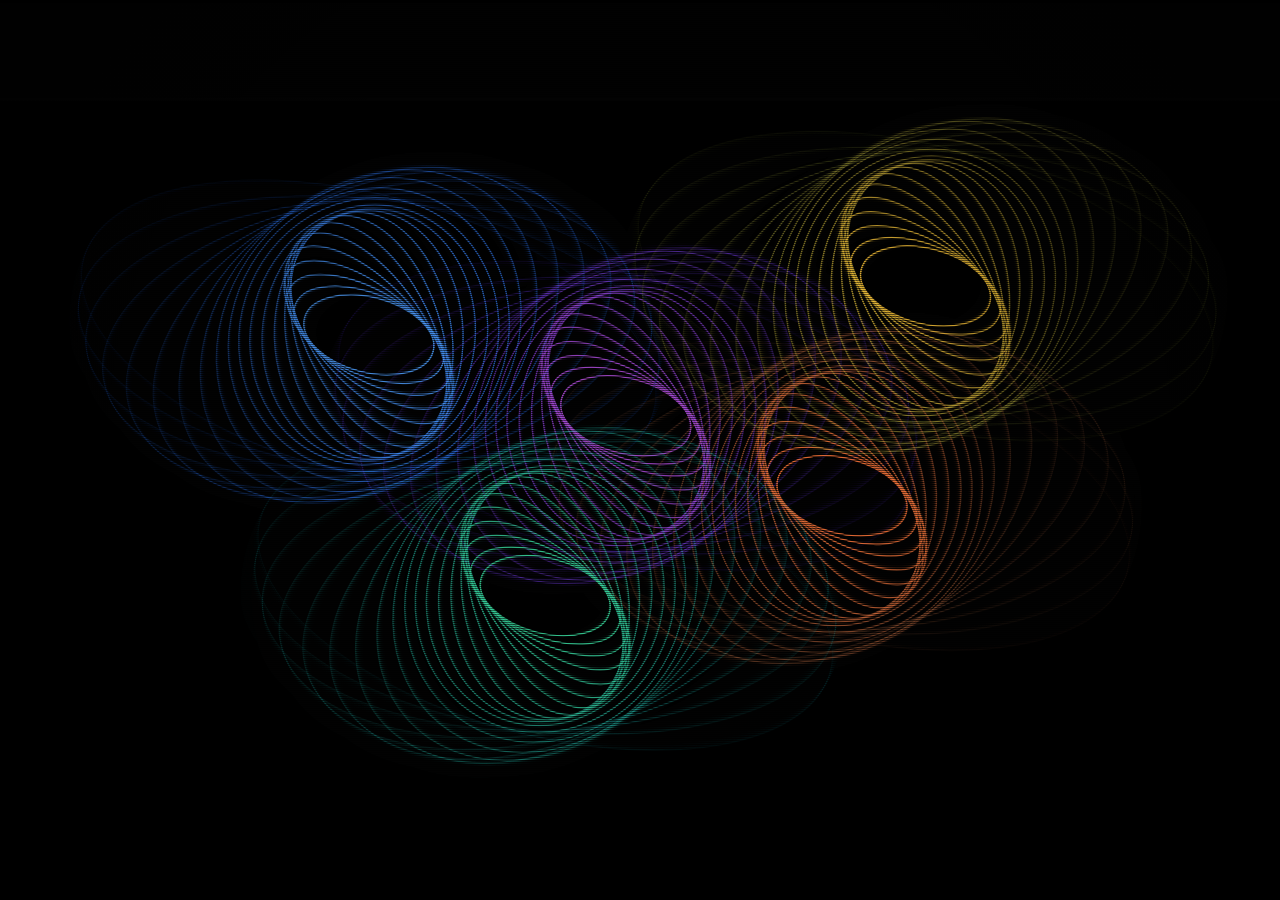
<file: swirls.html>
<!DOCTYPE html>
<html lang="en">
<head>
  <meta charset="UTF-8">
  <meta name="viewport" content="width=device-width, initial-scale=1.0">
  <title>Swirls</title>
  <style>
    * { margin: 0; padding: 0; box-sizing: border-box; }
    body { background: #000; display: flex; align-items: center; justify-content: center; height: 100vh; overflow: hidden; }
    canvas { display: block; }
  </style>
</head>
<body>
  <canvas id="c"></canvas>
  <script>
    const canvas = document.getElementById('c');
    const ctx = canvas.getContext('2d');

    function resize() {
      canvas.width = window.innerWidth;
      canvas.height = window.innerHeight;
    }
    resize();
    window.addEventListener('resize', resize);

    const swirls = [
      { x: 0.5,  y: 0.46, color: [180, 80, 220] },
      { x: 0.29, y: 0.38, color: [80, 160, 255] },
      { x: 0.65, y: 0.54, color: [255, 120, 60] },
      { x: 0.44, y: 0.65, color: [60, 220, 160] },
      { x: 0.71, y: 0.33, color: [255, 200, 60] },
    ];

    let t = 0;

    function drawRings(swirl, time, w, h) {
      const cx = swirl.x * w + Math.sin(time * 0.7 + swirl.x * 10) * 18;
      const cy = swirl.y * h + Math.cos(time * 0.5 + swirl.y * 10) * 12;
      const numRings = 22;

      for (let i = numRings; i >= 0; i--) {
        const progress = i / numRings;
        const angle = time * 1.2 + progress * Math.PI * 2.5;
        const rx = (60 + i * 9) * (1 + 0.18 * Math.sin(angle));
        const ry = (38 + i * 6) * (1 + 0.18 * Math.cos(angle + 1));
        const alpha = (1 - progress) * 0.55 + 0.08;
        const [r, g, b] = swirl.color;
        const shift = i / numRings;
        ctx.beginPath();
        ctx.ellipse(cx, cy, rx, ry, angle * 0.4, 0, Math.PI * 2);
        ctx.strokeStyle = `rgba(${Math.round(r*(1-shift*0.5))},${Math.round(g*(1-shift*0.3))},${Math.round(b)},${alpha})`;
        ctx.lineWidth = 1.2;
        ctx.stroke();
      }
    }

    function drawCRT(w, h) {
      const imageData = ctx.getImageData(0, 0, w, h);
      const data = imageData.data;
      for (let y = 0; y < h; y += 2) {
        for (let x = 0; x < w; x++) {
          const idx = (y * w + x) * 4;
          data[idx]   = Math.round(data[idx]   * 0.55);
          data[idx+1] = Math.round(data[idx+1] * 0.55);
          data[idx+2] = Math.round(data[idx+2] * 0.55);
        }
      }
      ctx.putImageData(imageData, 0, 0);

      ctx.fillStyle = 'rgba(255,255,255,0.012)';
      const scanY = (t * 180) % h;
      ctx.fillRect(0, scanY, w, 3);

      const gradient = ctx.createRadialGradient(w/2, h/2, h*0.3, w/2, h/2, h);
      gradient.addColorStop(0, 'rgba(0,0,0,0)');
      gradient.addColorStop(1, 'rgba(0,0,0,0.6)');
      ctx.fillStyle = gradient;
      ctx.fillRect(0, 0, w, h);
    }

    function animate() {
      t += 0.016;
      const w = canvas.width, h = canvas.height;
      ctx.fillStyle = 'rgba(0,0,0,0.25)';
      ctx.fillRect(0, 0, w, h);

      for (const swirl of swirls) {
        drawRings(swirl, t, w, h);
      }

      drawCRT(w, h);
      requestAnimationFrame(animate);
    }
    animate();
  </script>
</body>
</html>
</file>
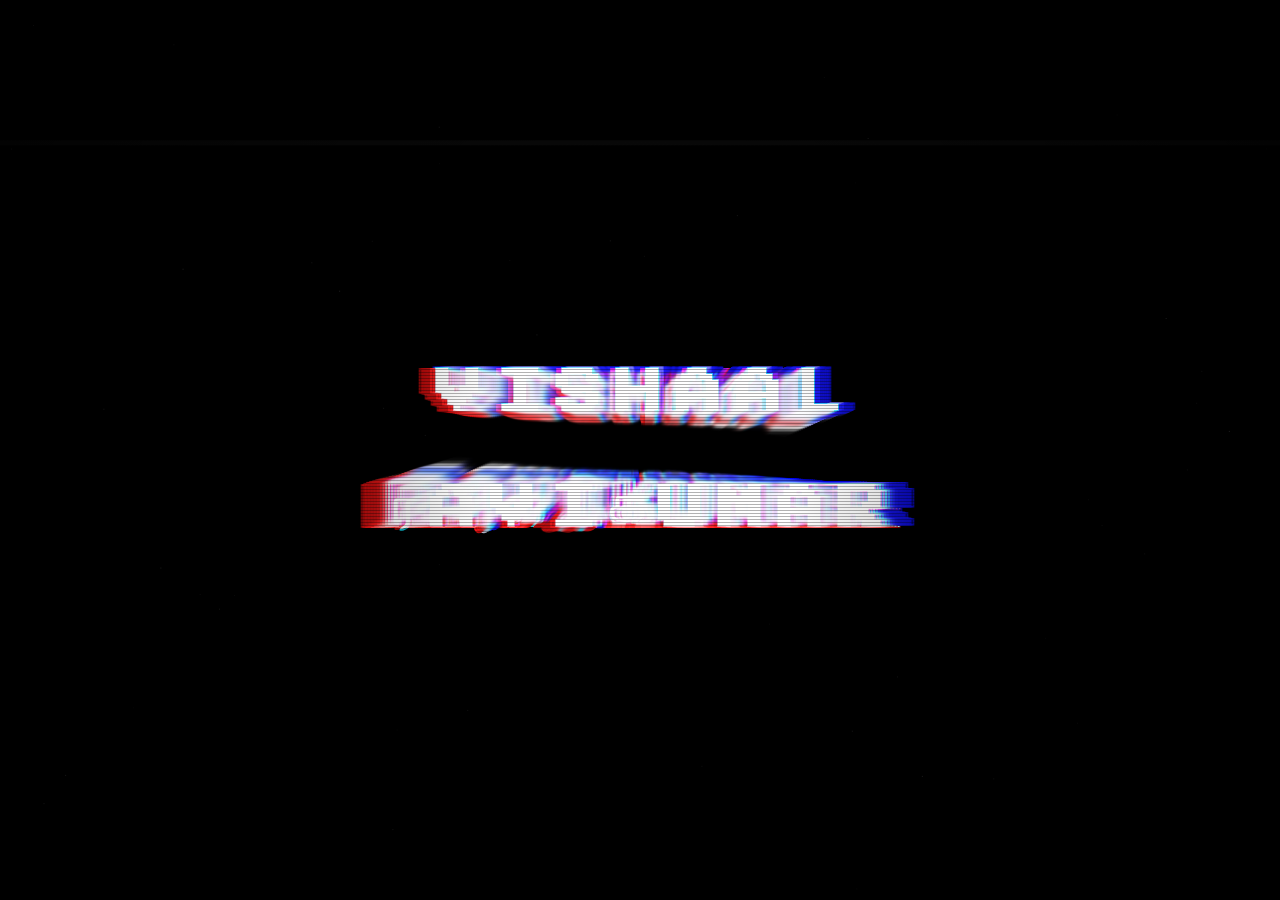
<file: vishaal.html>
<!DOCTYPE html>
<html lang="en">
<head>
  <meta charset="UTF-8">
  <title>Vishaal Ravikumar</title>
  <link href="https://fonts.googleapis.com/css2?family=Press+Start+2P&display=swap" rel="stylesheet">
  <style>
    * { margin: 0; padding: 0; box-sizing: border-box; }
    body { background: #000; display: flex; align-items: center; justify-content: center; height: 100vh; overflow: hidden; }
    canvas { display: block; }
  </style>
</head>
<body>
  <canvas id="c"></canvas>
  <script>
    const canvas = document.getElementById('c');
    const ctx = canvas.getContext('2d');
    canvas.width = window.innerWidth || 1280;
    canvas.height = window.innerHeight || 720;
    const W = canvas.width, H = canvas.height;

    const tamilMap = {
      V:'வ', I:'இ', S:'ச', H:'ஹ', A:'அ', L:'ல',
      R:'ர', K:'க', U:'உ', M:'ம'
    };

    function makeLetters(str) {
      return str.split('').map(ch => ({
        ch, tamil: tamilMap[ch] || ch,
        glitching: false, timer: 0,
        next: Math.random() * 2000 + 400
      }));
    }

    const L1 = makeLetters('VISHAAL');
    const L2 = makeLetters('RAVIKUMAR');

    const off = document.createElement('canvas');
    off.width = W; off.height = H;
    const offCtx = off.getContext('2d');

    // feedback canvas — accumulates the recursive zoom/rotate loop
    const fb = document.createElement('canvas');
    fb.width = W; fb.height = H;
    const fbCtx = fb.getContext('2d');

    let lastTime = performance.now();
    let t = 0;

    function updateLetters(ls, dt) {
      for (const l of ls) {
        if (l.glitching) {
          l.timer -= dt;
          if (l.timer <= 0) { l.glitching = false; l.next = Math.random() * 2200 + 300; }
        } else {
          l.next -= dt;
          if (l.next <= 0) { l.glitching = true; l.timer = Math.random() * 280 + 60; }
        }
      }
    }

    function renderLine(letters, y, fontSize, mode = 'stroke') {
      const gap = fontSize * 0.25;
      const chars = letters.map(l => l.glitching ? l.tamil : l.ch);
      const fonts = letters.map(l => l.glitching
        ? `${fontSize * 1.1}px 'Noto Sans Tamil', sans-serif`
        : `${fontSize}px 'Press Start 2P', monospace`
      );
      const widths = chars.map((ch, i) => {
        offCtx.font = fonts[i];
        return offCtx.measureText(ch).width;
      });
      const totalW = widths.reduce((s, w) => s + w + gap, -gap);
      let x = (W - totalW) / 2;
      for (let i = 0; i < chars.length; i++) {
        offCtx.font = fonts[i];
        const yOff = letters[i].glitching ? (Math.random() - 0.5) * 4 : 0;
        if (mode === 'fill') offCtx.fillText(chars[i], x, y + yOff);
        else offCtx.strokeText(chars[i], x, y + yOff);
        x += widths[i] + gap;
      }
    }

    function drawPass(color, dx, dy) {
      const fontSize = Math.min(W / 15, 48);
      const cy = H / 2;
      const spacing = fontSize * 2.4;
      offCtx.clearRect(0, 0, W, H);
      offCtx.strokeStyle = color;
      offCtx.lineWidth = 1.5;
      offCtx.textBaseline = 'middle';
      renderLine(L1, cy - spacing * 0.5, fontSize);
      renderLine(L2, cy + spacing * 0.5, fontSize);
      fbCtx.drawImage(off, dx, dy);
    }

    function animate(now) {
      const dt = Math.min(now - lastTime, 50);
      lastTime = now;
      t += dt;

      updateLetters(L1, dt);
      updateLetters(L2, dt);

      const pulse = Math.sin(t * 0.0019);
      const bigGlitch = pulse > 0.94 ? (Math.random() - 0.5) * 30 : 0;
      const split = 3.5 + Math.sin(t * 0.0013) * 1.5;

      // Step 1: feedback loop — zoom+rotate previous feedback into itself
      fbCtx.save();
      fbCtx.globalAlpha = 0.55;
      fbCtx.translate(W / 2, H / 2);
      fbCtx.scale(0.988, 0.988);
      fbCtx.rotate(0.0015 + Math.sin(t * 0.0007) * 0.001);
      fbCtx.translate(-W / 2, -H / 2);
      fbCtx.drawImage(fb, 0, 0);
      fbCtx.restore();
      fbCtx.globalAlpha = 1;

      // Step 2: composite new text frame onto feedback canvas with screen blend
      fbCtx.globalCompositeOperation = 'screen';
      drawPass('rgb(180, 10, 10)', -(split + bigGlitch), 1);
      drawPass('rgb(10, 180, 200)',  bigGlitch * 0.15,    0);
      drawPass('rgb(10, 10, 200)',   split + bigGlitch, -1);
      fbCtx.globalCompositeOperation = 'source-over';

      // Step 3: draw feedback to main canvas
      ctx.fillStyle = '#000';
      ctx.fillRect(0, 0, W, H);
      ctx.drawImage(fb, 0, 0);

      // Step 4: draw solid filled letters on top so they stay readable
      ctx.globalCompositeOperation = 'source-over';
      const fontSize = Math.min(W / 15, 48);
      const cy = H / 2;
      const spacing = fontSize * 2.4;
      offCtx.clearRect(0, 0, W, H);
      offCtx.fillStyle = '#fff';
      offCtx.strokeStyle = '#fff';
      offCtx.lineWidth = 1.5;
      offCtx.textBaseline = 'middle';
      renderLine(L1, cy - spacing * 0.5, fontSize, 'fill');
      renderLine(L2, cy + spacing * 0.5, fontSize, 'fill');
      ctx.drawImage(off, 0, 0);

      for (let y = 0; y < H; y += 3) {
        ctx.fillStyle = 'rgba(0,0,0,0.3)';
        ctx.fillRect(0, y, W, 1);
      }

      const scanY = (t * 0.1) % H;
      ctx.fillStyle = 'rgba(255,255,255,0.04)';
      ctx.fillRect(0, scanY, W, 5);

      const nStrips = bigGlitch !== 0 ? 5 : (Math.random() > 0.87 ? 1 : 0);
      for (let k = 0; k < nStrips; k++) {
        const sy = Math.floor(Math.random() * H);
        const sh = Math.floor(Math.random() * 30 + 4);
        const sx = Math.floor((Math.random() - 0.5) * (bigGlitch !== 0 ? 35 : 14));
        try {
          const strip = ctx.getImageData(0, sy, W, Math.min(sh, H - sy));
          ctx.putImageData(strip, sx, sy);
        } catch(e) {}
      }

      const vg = ctx.createRadialGradient(W/2, H/2, H * 0.18, W/2, H/2, H * 0.78);
      vg.addColorStop(0, 'rgba(0,0,0,0)');
      vg.addColorStop(1, 'rgba(0,0,0,0.7)');
      ctx.fillStyle = vg;
      ctx.fillRect(0, 0, W, H);

      for (let i = 0; i < 60; i++) {
        ctx.fillStyle = `rgba(255,255,255,${Math.random() * 0.12})`;
        ctx.fillRect(Math.random() * W, Math.random() * H, 1, 1);
      }


      requestAnimationFrame(animate);
    }

    document.fonts.ready.then(() => requestAnimationFrame(animate));
  </script>
</body>
</html>
</file>
